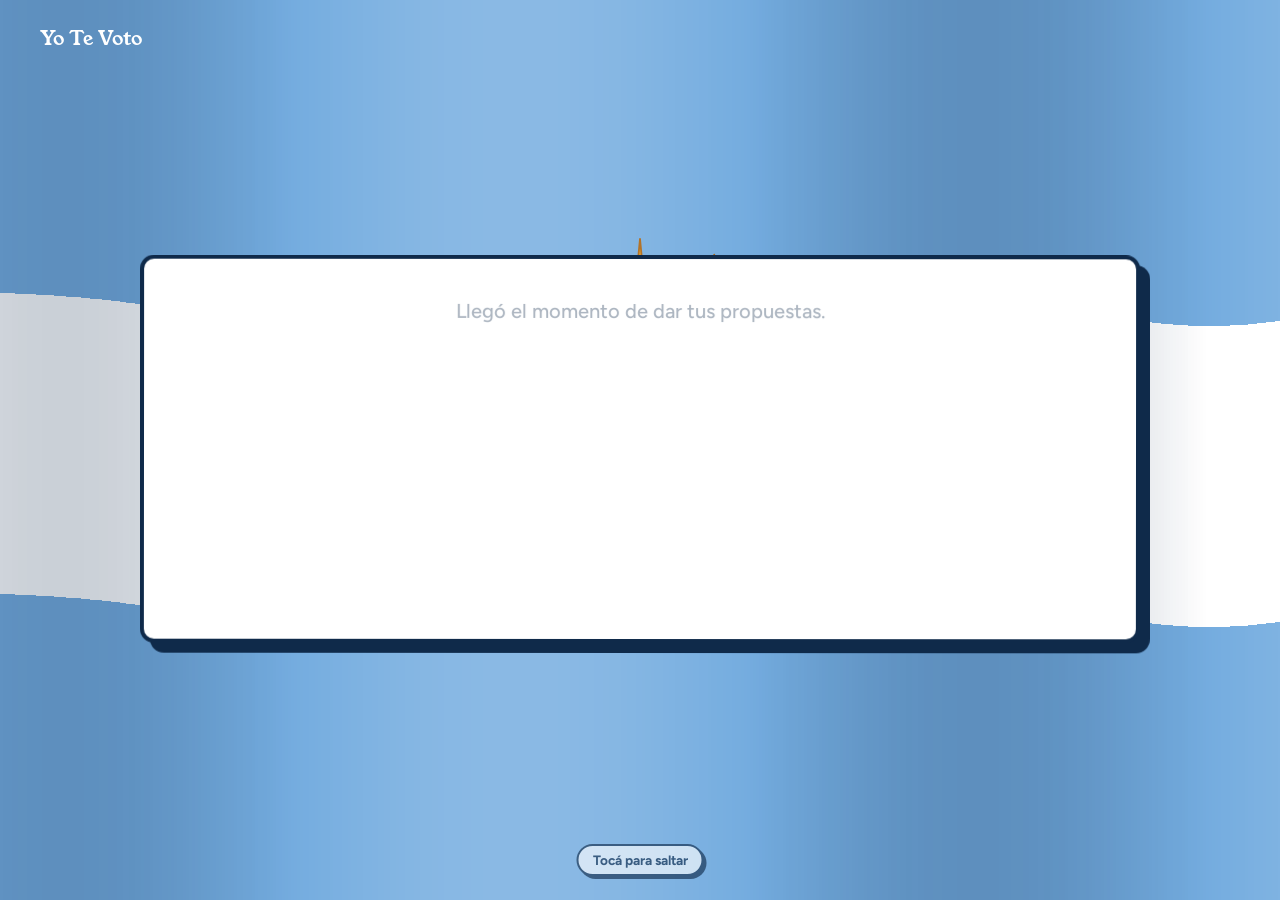
<file: index.html>
<!doctype html>
<html lang="es-AR">
  <head>
    <meta charset="utf-8" />
    <meta name="viewport" content="width=device-width, initial-scale=1" />
    <title>Cuarto de Propuestas | Yo Te Voto</title>
    <meta name="description" content="Escribí qué harías como presidente de Argentina y votá. La propuesta más votada de la semana gana el cargo. Participá gratis." />
    <meta name="robots" content="index,follow,max-image-preview:large,max-snippet:-1" />
    <link rel="canonical" href="https://yotevoto.com.ar/" />
    <meta name="application-name" content="Yo Te Voto" />
    <meta name="google-adsense-account" content="ca-pub-2066576602777227" />
    <meta property="og:type" content="website" />
    <meta property="og:site_name" content="Yo Te Voto" />
    <meta property="og:locale" content="es_AR" />
    <meta property="og:title" content="Cuarto de Propuestas | Yo Te Voto" />
    <meta property="og:description" content="Escribí qué harías como presidente de Argentina y votá. La propuesta más votada de la semana gana el cargo. Participá gratis." />
    <meta property="og:url" content="https://yotevoto.com.ar/" />
    <meta property="og:image" content="https://yotevoto.com.ar/assets/img/brand/og-default.png" />
    <meta property="og:image:type" content="image/png" />
    <meta property="og:image:width" content="1200" />
    <meta property="og:image:height" content="630" />
    <meta property="og:image:alt" content="Yo Te Voto: un pájaro que deposita su voto en una urna" />
    <meta name="twitter:card" content="summary_large_image" />
    <meta name="twitter:title" content="Cuarto de Propuestas | Yo Te Voto" />
    <meta name="twitter:description" content="Escribí qué harías como presidente de Argentina y votá. La propuesta más votada de la semana gana el cargo. Participá gratis." />
    <meta name="twitter:image" content="https://yotevoto.com.ar/assets/img/brand/og-default.png" />
    <link rel="icon" href="/favicon.ico" sizes="48x48" />
    <link rel="icon" type="image/png" sizes="32x32" href="/assets/img/brand/favicon-32.png" />
    <link rel="icon" type="image/png" sizes="16x16" href="/assets/img/brand/favicon-16.png" />
    <link rel="apple-touch-icon" href="/assets/img/brand/apple-touch-icon.png" />
    <link rel="manifest" href="/site.webmanifest" />
    <meta name="theme-color" content="#74acdf" />
    <script type="application/ld+json">
      {
        "@context": "https://schema.org",
        "@graph": [
          {
            "@type": "Organization",
            "@id": "https://yotevoto.com.ar/#organizacion",
            "name": "Yo Te Voto",
            "url": "https://yotevoto.com.ar/",
            "logo": {
              "@type": "ImageObject",
              "url": "https://yotevoto.com.ar/assets/img/brand/logo.png",
              "width": 1024,
              "height": 1024
            },
            "email": "contacto@yotevoto.com.ar",
            "sameAs": [
              "https://x.com/Yotevotoarg"
            ]
          },
          {
            "@type": "WebSite",
            "@id": "https://yotevoto.com.ar/#sitio",
            "url": "https://yotevoto.com.ar/",
            "name": "Yo Te Voto",
            "inLanguage": "es-AR",
            "publisher": {
              "@id": "https://yotevoto.com.ar/#organizacion"
            }
          },
          {
            "@type": "WebPage",
            "@id": "https://yotevoto.com.ar/#pagina",
            "url": "https://yotevoto.com.ar/",
            "name": "Cuarto de Propuestas | Yo Te Voto",
            "description": "Escribí qué harías como presidente de Argentina y votá. La propuesta más votada de la semana gana el cargo. Participá gratis.",
            "inLanguage": "es-AR",
            "isPartOf": {
              "@id": "https://yotevoto.com.ar/#sitio"
            }
          }
        ]
      }
    </script>
    <link rel="preconnect" href="https://fonts.googleapis.com" />
    <link rel="preconnect" href="https://fonts.gstatic.com" crossorigin />
    <link
      href="https://fonts.googleapis.com/css2?family=Young+Serif&family=Figtree:wght@400;500;700&display=swap"
      rel="stylesheet"
    />
    <link rel="preconnect" href="https://cdnjs.cloudflare.com" crossorigin />
    <link rel="stylesheet" href="/assets/css/home.css?v=20261029-13" />
    <link rel="stylesheet" href="/assets/css/pie-min.css?v=20261029-13" />
    <link rel="stylesheet" href="/assets/css/consent.css?v=20261029-13" />
    <link rel="stylesheet" href="/assets/css/tour.css?v=20261029-13" />
    <link rel="stylesheet" href="/assets/css/ads.css?v=20261029-13" />
    <script type="speculationrules">
      { "prerender": [{ "where": { "href_matches": "/*" }, "eagerness": "moderate" }] }
    </script>
    <noscript><link rel="stylesheet" href="/assets/css/sin-js.css?v=20261029-13" /></noscript>
  </head>
  <body>
    <header class="nav">
      <a class="marca" href="/">Yo Te Voto</a>
      <a class="btn-muro" href="/muro/">Ir al muro</a>
    </header>

    <section class="intro" id="intro" aria-label="Bienvenida">
      <canvas class="bandera" id="bandera" aria-hidden="true"></canvas>
      <div class="intro-texto">
        <p class="intro-previa" id="previa">
          Llegó el momento de dar tus propuestas.
        </p>
        <p class="intro-titulo" id="titulo">
          Bienvenido al cargo de Presidente de la Nación.
        </p>
      </div>
      <div class="intro-saltar" id="saltar">Tocá para saltar</div>
    </section>

    <main class="pagina" id="pagina">
      <form class="formulario" id="form" novalidate>
        <h1>Ahora el cargo es tuyo</h1>
        <p class="bajada">
          Escribí qué harías como presidente. La propuesta más votada de la
          semana gana el cargo.
        </p>

        <div class="campo" id="campo-nombre">
          <label for="nombre">Nombre</label>
          <input
            id="nombre"
            name="nombre"
            type="text"
            maxlength="40"
            placeholder="Cómo te llamás"
            autocomplete="nickname"
          />
        </div>

        <div class="campo" id="campo-propuestas">
          <label for="propuestas"
            >Yo Te Voto
            <span class="ayuda" id="contador">0 / 500</span></label
          >
          <div class="editor">
            <div
              class="barra"
              id="barra"
              role="toolbar"
              aria-label="Formato del texto"
            >
              <svg class="sello" viewBox="0 0 100 100" aria-hidden="true">
                <defs>
                  <radialGradient id="solGrad" cx="40%" cy="35%" r="70%">
                    <stop offset="0" stop-color="#FBD04F" />
                    <stop offset="1" stop-color="#E39A14" />
                  </radialGradient>
                </defs>
                <path
                  d="M73.1 52.3L97.2 50.0L73.1 47.7ZM72.2 57.0L73.4 58.1L74.7 58.8L76.2 58.8L77.7 58.1L79.4 57.2L81.0 56.3L82.5 56.1L83.9 56.5L85.1 57.6L86.3 58.7L87.6 59.6L89.0 59.8L90.6 59.4L92.2 58.4L92.2 58.4L90.7 58.9L89.2 59.1L87.8 58.5L86.6 57.3L85.5 55.7L84.3 54.3L83.0 53.5L81.6 53.4L80.0 53.9L78.5 54.5L76.9 54.8L75.6 54.5L74.3 53.5L73.2 52.0ZM70.5 61.0L93.7 68.1L72.2 56.7ZM67.8 65.0L68.5 66.5L69.4 67.6L70.8 68.1L72.5 68.1L74.4 67.9L76.2 67.7L77.7 68.1L78.8 69.0L79.6 70.4L80.2 72.0L81.1 73.3L82.3 74.0L83.9 74.2L85.8 74.0L85.8 73.9L84.2 73.8L82.7 73.4L81.7 72.3L81.1 70.7L80.6 68.9L80.0 67.1L79.2 65.9L77.9 65.3L76.3 65.1L74.6 65.1L73.0 64.8L71.9 63.9L71.1 62.5L70.6 60.7ZM64.7 68.0L83.4 83.4L68.0 64.7ZM60.7 70.6L60.8 72.3L61.2 73.7L62.3 74.7L63.9 75.4L65.7 75.8L67.4 76.4L68.7 77.3L69.3 78.6L69.5 80.2L69.5 81.9L69.8 83.4L70.6 84.6L72.1 85.3L73.9 85.8L74.0 85.8L72.4 85.1L71.3 84.1L70.8 82.8L70.8 81.0L71.1 79.1L71.2 77.3L70.9 75.8L69.9 74.8L68.5 74.0L66.9 73.3L65.6 72.5L64.9 71.3L64.7 69.7L65.0 67.8ZM56.7 72.2L68.1 93.7L61.0 70.5ZM52.0 73.2L51.4 74.7L51.3 76.2L51.9 77.5L53.1 78.7L54.6 79.9L56.0 81.1L56.8 82.4L56.9 83.8L56.5 85.3L55.8 86.9L55.5 88.4L55.8 89.8L56.9 91.1L58.4 92.2L58.4 92.2L57.3 91.0L56.6 89.7L56.7 88.2L57.3 86.6L58.3 85.0L59.1 83.4L59.4 81.9L58.9 80.5L57.9 79.2L56.7 78.0L55.8 76.7L55.6 75.3L56.1 73.8L57.0 72.2ZM47.7 73.1L50.0 97.2L52.3 73.1ZM43.0 72.2L41.9 73.4L41.2 74.7L41.2 76.2L41.9 77.7L42.8 79.4L43.7 81.0L43.9 82.5L43.5 83.9L42.4 85.1L41.3 86.3L40.4 87.6L40.2 89.0L40.6 90.6L41.6 92.2L41.6 92.2L41.1 90.7L40.9 89.2L41.5 87.8L42.7 86.6L44.3 85.5L45.7 84.3L46.5 83.0L46.6 81.6L46.1 80.0L45.5 78.5L45.2 76.9L45.5 75.6L46.5 74.3L48.0 73.2ZM39.0 70.5L31.9 93.7L43.3 72.2ZM35.0 67.8L33.5 68.5L32.4 69.4L31.9 70.8L31.9 72.5L32.1 74.4L32.3 76.2L31.9 77.7L31.0 78.8L29.6 79.6L28.0 80.2L26.7 81.1L26.0 82.3L25.8 83.9L26.0 85.8L26.1 85.8L26.2 84.2L26.6 82.7L27.7 81.7L29.3 81.1L31.1 80.6L32.9 80.0L34.1 79.2L34.7 77.9L34.9 76.3L34.9 74.6L35.2 73.0L36.1 71.9L37.5 71.1L39.3 70.6ZM32.0 64.7L16.6 83.4L35.3 68.0ZM29.4 60.7L27.7 60.8L26.3 61.2L25.3 62.3L24.6 63.9L24.2 65.7L23.6 67.4L22.7 68.7L21.4 69.3L19.8 69.5L18.1 69.5L16.6 69.8L15.4 70.6L14.7 72.1L14.2 73.9L14.2 74.0L14.9 72.4L15.9 71.3L17.2 70.8L19.0 70.8L20.9 71.1L22.7 71.2L24.2 70.9L25.2 69.9L26.0 68.5L26.7 66.9L27.5 65.6L28.7 64.9L30.3 64.7L32.2 65.0ZM27.8 56.7L6.3 68.1L29.5 61.0ZM26.8 52.0L25.3 51.4L23.8 51.3L22.5 51.9L21.3 53.1L20.1 54.6L18.9 56.0L17.6 56.8L16.2 56.9L14.7 56.5L13.1 55.8L11.6 55.5L10.2 55.8L8.9 56.9L7.8 58.4L7.8 58.4L9.0 57.3L10.3 56.6L11.8 56.7L13.4 57.3L15.0 58.3L16.6 59.1L18.1 59.4L19.5 58.9L20.8 57.9L22.0 56.7L23.3 55.8L24.7 55.6L26.2 56.1L27.8 57.0ZM26.9 47.7L2.8 50.0L26.9 52.3ZM27.8 43.0L26.6 41.9L25.3 41.2L23.8 41.2L22.3 41.9L20.6 42.8L19.0 43.7L17.5 43.9L16.1 43.5L14.9 42.4L13.7 41.3L12.4 40.4L11.0 40.2L9.4 40.6L7.8 41.6L7.8 41.6L9.3 41.1L10.8 40.9L12.2 41.5L13.4 42.7L14.5 44.3L15.7 45.7L17.0 46.5L18.4 46.6L20.0 46.1L21.5 45.5L23.1 45.2L24.4 45.5L25.7 46.5L26.8 48.0ZM29.5 39.0L6.3 31.9L27.8 43.3ZM32.2 35.0L31.5 33.5L30.6 32.4L29.2 31.9L27.5 31.9L25.6 32.1L23.8 32.3L22.3 31.9L21.2 31.0L20.4 29.6L19.8 28.0L18.9 26.7L17.7 26.0L16.1 25.8L14.2 26.0L14.2 26.1L15.8 26.2L17.3 26.6L18.3 27.7L18.9 29.3L19.4 31.1L20.0 32.9L20.8 34.1L22.1 34.7L23.7 34.9L25.4 34.9L27.0 35.2L28.1 36.1L28.9 37.5L29.4 39.3ZM35.3 32.0L16.6 16.6L32.0 35.3ZM39.3 29.4L39.2 27.7L38.8 26.3L37.7 25.3L36.1 24.6L34.3 24.2L32.6 23.6L31.3 22.7L30.7 21.4L30.5 19.8L30.5 18.1L30.2 16.6L29.4 15.4L27.9 14.7L26.1 14.2L26.0 14.2L27.6 14.9L28.7 15.9L29.2 17.2L29.2 19.0L28.9 20.9L28.8 22.7L29.1 24.2L30.1 25.2L31.5 26.0L33.1 26.7L34.4 27.5L35.1 28.7L35.3 30.3L35.0 32.2ZM43.3 27.8L31.9 6.3L39.0 29.5ZM48.0 26.8L48.6 25.3L48.7 23.8L48.1 22.5L46.9 21.3L45.4 20.1L44.0 18.9L43.2 17.6L43.1 16.2L43.5 14.7L44.2 13.1L44.5 11.6L44.2 10.2L43.1 8.9L41.6 7.8L41.6 7.8L42.7 9.0L43.4 10.3L43.3 11.8L42.7 13.4L41.7 15.0L40.9 16.6L40.6 18.1L41.1 19.5L42.1 20.8L43.3 22.0L44.2 23.3L44.4 24.7L43.9 26.2L43.0 27.8ZM52.3 26.9L50.0 2.8L47.7 26.9ZM57.0 27.8L58.1 26.6L58.8 25.3L58.8 23.8L58.1 22.3L57.2 20.6L56.3 19.0L56.1 17.5L56.5 16.1L57.6 14.9L58.7 13.7L59.6 12.4L59.8 11.0L59.4 9.4L58.4 7.8L58.4 7.8L58.9 9.3L59.1 10.8L58.5 12.2L57.3 13.4L55.7 14.5L54.3 15.7L53.5 17.0L53.4 18.4L53.9 20.0L54.5 21.5L54.8 23.1L54.5 24.4L53.5 25.7L52.0 26.8ZM61.0 29.5L68.1 6.3L56.7 27.8ZM65.0 32.2L66.5 31.5L67.6 30.6L68.1 29.2L68.1 27.5L67.9 25.6L67.7 23.8L68.1 22.3L69.0 21.2L70.4 20.4L72.0 19.8L73.3 18.9L74.0 17.7L74.2 16.1L74.0 14.2L73.9 14.2L73.8 15.8L73.4 17.3L72.3 18.3L70.7 18.9L68.9 19.4L67.1 20.0L65.9 20.8L65.3 22.1L65.1 23.7L65.1 25.4L64.8 27.0L63.9 28.1L62.5 28.9L60.7 29.4ZM68.0 35.3L83.4 16.6L64.7 32.0ZM70.6 39.3L72.3 39.2L73.7 38.8L74.7 37.7L75.4 36.1L75.8 34.3L76.4 32.6L77.3 31.3L78.6 30.7L80.2 30.5L81.9 30.5L83.4 30.2L84.6 29.4L85.3 27.9L85.8 26.1L85.8 26.0L85.1 27.6L84.1 28.7L82.8 29.2L81.0 29.2L79.1 28.9L77.3 28.8L75.8 29.1L74.8 30.1L74.0 31.5L73.3 33.1L72.5 34.4L71.3 35.1L69.7 35.3L67.8 35.0ZM72.2 43.3L93.7 31.9L70.5 39.0ZM73.2 48.0L74.7 48.6L76.2 48.7L77.5 48.1L78.7 46.9L79.9 45.4L81.1 44.0L82.4 43.2L83.8 43.1L85.3 43.5L86.9 44.2L88.4 44.5L89.8 44.2L91.1 43.1L92.2 41.6L92.2 41.6L91.0 42.7L89.7 43.4L88.2 43.3L86.6 42.7L85.0 41.7L83.4 40.9L81.9 40.6L80.5 41.1L79.2 42.1L78.0 43.3L76.7 44.2L75.3 44.4L73.8 43.9L72.2 43.0Z"
                  fill="#F0A81C"
                  stroke="#A8620F"
                  stroke-width="1.6"
                  stroke-linejoin="round"
                />
                <circle
                  cx="50"
                  cy="50"
                  r="21"
                  fill="url(#solGrad)"
                  stroke="#A8620F"
                  stroke-width="2.4"
                />
                <g
                  fill="#7A4310"
                  stroke="#A8620F"
                  stroke-width="1.8"
                  stroke-linecap="round"
                  stroke-linejoin="round"
                >
                  <ellipse cx="43" cy="48.3" rx="2.2" ry="1.2" stroke="none" />
                  <ellipse cx="57" cy="48.3" rx="2.2" ry="1.2" stroke="none" />
                  <path
                    d="M39 45.8Q43 43.7 47.3 45.4M61 45.8Q57 43.7 52.7 45.4"
                    fill="none"
                  />
                  <path d="M50 46.6L49 53.8L51.6 54.2" fill="none" />
                  <path d="M45.5 60.5Q50 60.2 54.5 60.5" fill="none" />
                </g>
              </svg>
              <button
                type="button"
                class="fmt"
                data-accion="negrita"
                title="Negrita (Ctrl+B)"
                aria-label="Negrita"
              >
                <span class="g-b">B</span>
              </button>
              <button
                type="button"
                class="fmt"
                data-accion="cursiva"
                title="Cursiva (Ctrl+I)"
                aria-label="Cursiva"
              >
                <span class="g-i">I</span>
              </button>
              <button
                type="button"
                class="fmt"
                data-accion="subrayado"
                title="Subrayado (Ctrl+U)"
                aria-label="Subrayado"
              >
                <span class="g-u">U</span>
              </button>
              <button
                type="button"
                class="fmt"
                data-accion="vinetas"
                title="Lista con viñetas"
                aria-label="Lista con viñetas"
              >
                <span class="g-v">•</span>
              </button>
              <button
                type="button"
                class="fmt"
                data-accion="articulos"
                title="Lista por artículos: Art. 1°, Art. 2°…"
                aria-label="Lista por artículos"
              >
                <span class="g-a">Art.</span>
              </button>
              <button
                type="button"
                class="fmt ver"
                id="modo"
                aria-pressed="false"
                aria-controls="propuestas vista"
              >
                Vista previa
              </button>
            </div>
            <textarea
              id="propuestas"
              name="propuestas"
              maxlength="500"
              placeholder="Mi primer decreto sería…"
            ></textarea>
            <div class="vista" id="vista" hidden></div>
          </div>
        </div>

        <button class="btn-publicar" id="publicar" type="submit">
          Publicar
        </button>
      </form>
      <div class="ad-col ad-col--izq ad-col--home"><aside class="ad-slot ad-rail" data-ad="lateral-izq" aria-label="Publicidad" hidden></aside></div>
      <div class="ad-col ad-col--der ad-col--home"><aside class="ad-slot ad-rail" data-ad="lateral-der" aria-label="Publicidad" hidden></aside></div>
    </main>


    <footer class="pie-min">
      <span>© 2026 Yo Te Voto. Hecho en Argentina.</span>
      <nav aria-label="Información"><a href="/como-funciona/">Cómo funciona</a><a href="/reglas/">Reglas</a><a href="mailto:contacto@yotevoto.com.ar">Contacto</a></nav>
      <nav aria-label="Legales"><a href="/terminos/">Términos</a><a href="/privacidad/">Política de privacidad</a><a href="/cookies/">Cookies</a><a href="/legales/">Legales</a></nav>
    </footer>

    <div class="toasts" id="toasts" aria-live="polite"></div>

    <script
      defer
      src="https://cdnjs.cloudflare.com/ajax/libs/gsap/3.12.5/gsap.min.js"
      integrity="sha384-g4NTh/Iv5PPU4xPyhEWqPcwtNXOvdaDI8LLnyYfyNZOjKJeYQyjzQ9X5275eBjpt"
      crossorigin="anonymous"
    ></script>
    <script defer src="/assets/js/config.js?v=20261029-13"></script>
    <script defer src="/assets/js/api.js?v=20261029-13"></script>
    <script defer src="/assets/js/bandera.js?v=20261029-13"></script>
    <script defer src="/assets/js/tour.js?v=20261029-13"></script>
    <script defer src="/assets/js/home.js?v=20261029-13"></script>
    <script defer src="/assets/js/consent.js?v=20261029-13"></script>
    <script defer src="/assets/js/ads.js?v=20261029-13"></script>
  </body>
</html>
</file>
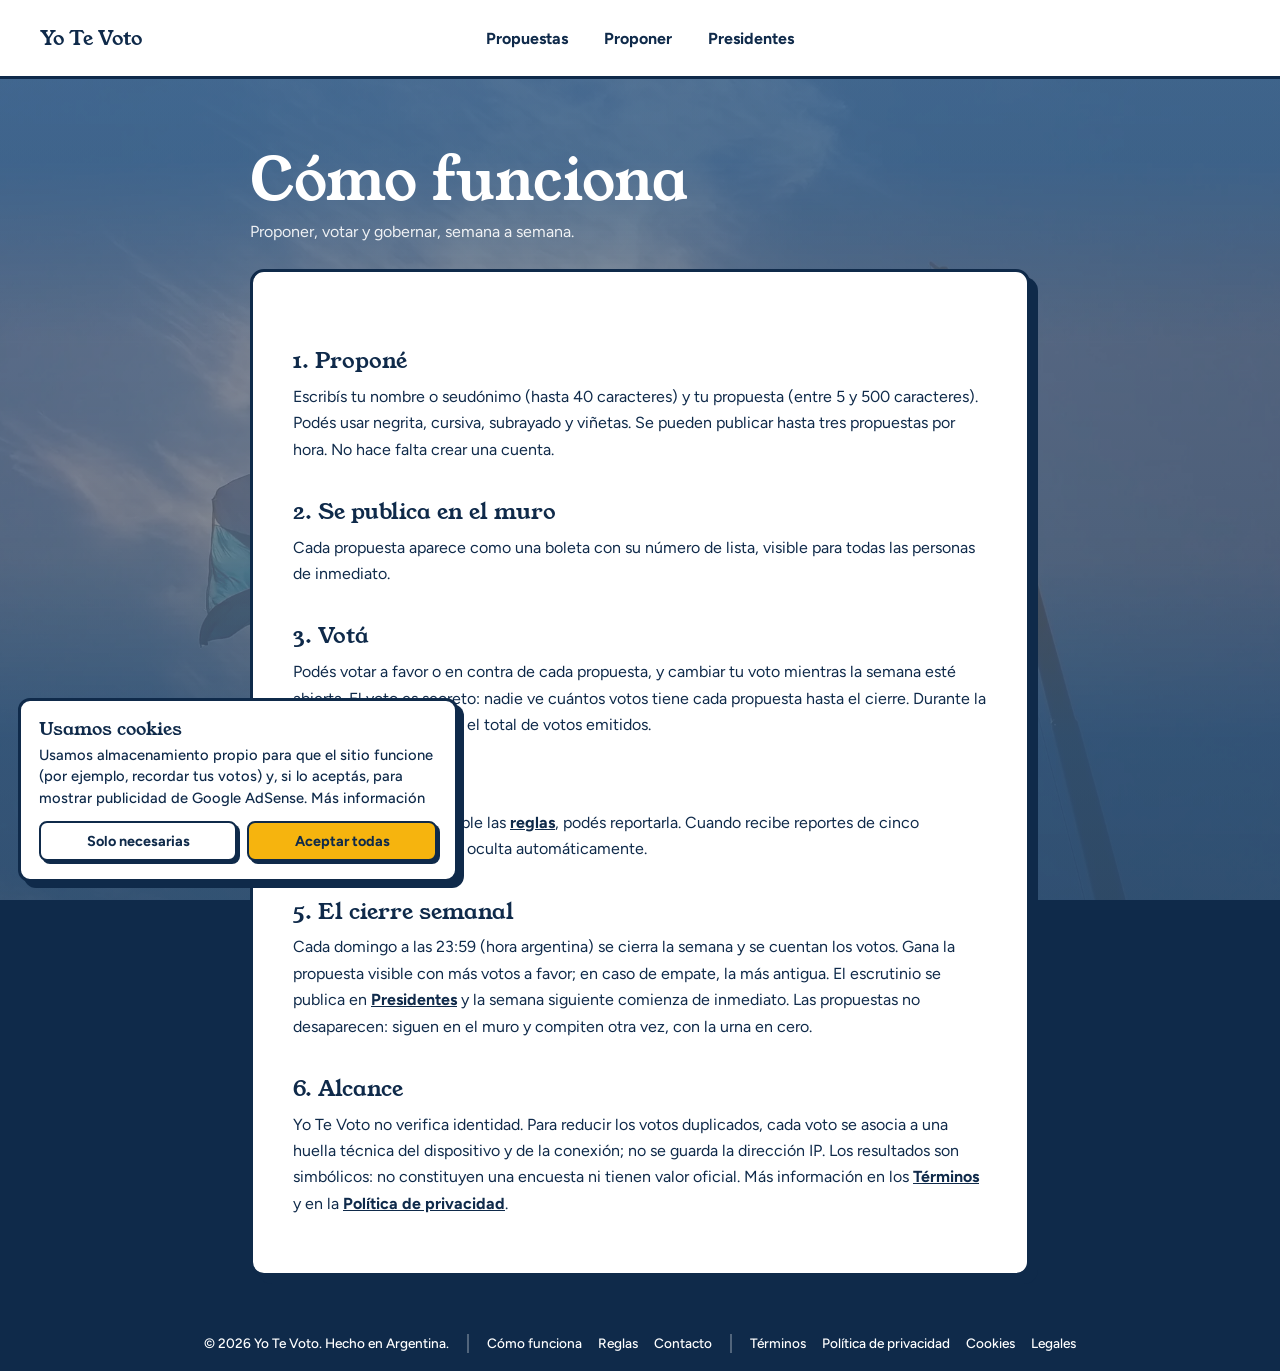
<file: como-funciona/index.html>
<!doctype html>
<html lang="es-AR">
  <head>
    <meta charset="utf-8" />
    <meta name="viewport" content="width=device-width, initial-scale=1" />
    <title>Cómo funciona | Yo Te Voto</title>
    <meta name="description" content="Descubrí cómo funciona Yo Te Voto: publicá tu propuesta, votá las de otros y conocé a la presidencia de la semana." />
    <meta name="robots" content="index,follow,max-image-preview:large,max-snippet:-1" />
    <link rel="canonical" href="https://yotevoto.com.ar/como-funciona/" />
    <meta name="application-name" content="Yo Te Voto" />
    <meta name="google-adsense-account" content="ca-pub-2066576602777227" />
    <meta property="og:type" content="website" />
    <meta property="og:site_name" content="Yo Te Voto" />
    <meta property="og:locale" content="es_AR" />
    <meta property="og:title" content="Cómo funciona | Yo Te Voto" />
    <meta property="og:description" content="Descubrí cómo funciona Yo Te Voto: publicá tu propuesta, votá las de otros y conocé a la presidencia de la semana." />
    <meta property="og:url" content="https://yotevoto.com.ar/como-funciona/" />
    <meta property="og:image" content="https://yotevoto.com.ar/assets/img/brand/og-default.png" />
    <meta property="og:image:type" content="image/png" />
    <meta property="og:image:width" content="1200" />
    <meta property="og:image:height" content="630" />
    <meta property="og:image:alt" content="Yo Te Voto: un pájaro que deposita su voto en una urna" />
    <meta name="twitter:card" content="summary_large_image" />
    <meta name="twitter:title" content="Cómo funciona | Yo Te Voto" />
    <meta name="twitter:description" content="Descubrí cómo funciona Yo Te Voto: publicá tu propuesta, votá las de otros y conocé a la presidencia de la semana." />
    <meta name="twitter:image" content="https://yotevoto.com.ar/assets/img/brand/og-default.png" />
    <link rel="icon" href="/favicon.ico" sizes="48x48" />
    <link rel="icon" type="image/png" sizes="32x32" href="/assets/img/brand/favicon-32.png" />
    <link rel="icon" type="image/png" sizes="16x16" href="/assets/img/brand/favicon-16.png" />
    <link rel="apple-touch-icon" href="/assets/img/brand/apple-touch-icon.png" />
    <link rel="manifest" href="/site.webmanifest" />
    <meta name="theme-color" content="#74acdf" />
    <script type="application/ld+json">
      {
        "@context": "https://schema.org",
        "@graph": [
          {
            "@type": "Organization",
            "@id": "https://yotevoto.com.ar/#organizacion",
            "name": "Yo Te Voto",
            "url": "https://yotevoto.com.ar/",
            "logo": {
              "@type": "ImageObject",
              "url": "https://yotevoto.com.ar/assets/img/brand/logo.png",
              "width": 1024,
              "height": 1024
            },
            "email": "contacto@yotevoto.com.ar",
            "sameAs": [
              "https://x.com/Yotevotoarg"
            ]
          },
          {
            "@type": "WebSite",
            "@id": "https://yotevoto.com.ar/#sitio",
            "url": "https://yotevoto.com.ar/",
            "name": "Yo Te Voto",
            "inLanguage": "es-AR",
            "publisher": {
              "@id": "https://yotevoto.com.ar/#organizacion"
            }
          },
          {
            "@type": "AboutPage",
            "@id": "https://yotevoto.com.ar/como-funciona/#pagina",
            "url": "https://yotevoto.com.ar/como-funciona/",
            "name": "Cómo funciona | Yo Te Voto",
            "description": "Descubrí cómo funciona Yo Te Voto: publicá tu propuesta, votá las de otros y conocé a la presidencia de la semana.",
            "inLanguage": "es-AR",
            "isPartOf": {
              "@id": "https://yotevoto.com.ar/#sitio"
            },
            "breadcrumb": {
              "@id": "https://yotevoto.com.ar/como-funciona/#migas"
            }
          },
          {
            "@type": "BreadcrumbList",
            "@id": "https://yotevoto.com.ar/como-funciona/#migas",
            "itemListElement": [
              {
                "@type": "ListItem",
                "position": 1,
                "name": "Inicio",
                "item": "https://yotevoto.com.ar/"
              },
              {
                "@type": "ListItem",
                "position": 2,
                "name": "Cómo funciona",
                "item": "https://yotevoto.com.ar/como-funciona/"
              }
            ]
          }
        ]
      }
    </script>
    <link rel="preconnect" href="https://fonts.googleapis.com" />
    <link rel="preconnect" href="https://fonts.gstatic.com" crossorigin />
    <link
      href="https://fonts.googleapis.com/css2?family=Young+Serif&family=Figtree:wght@400;500;700;800&display=swap"
      rel="stylesheet"
    />
    <link rel="stylesheet" href="/assets/css/base.css?v=20261029-13" />
    <link rel="stylesheet" href="/assets/css/legal.css?v=20261029-13" />
    <link rel="stylesheet" href="/assets/css/pie-min.css?v=20261029-13" />
    <link rel="stylesheet" href="/assets/css/consent.css?v=20261029-13" />
    <script type="speculationrules">
      { "prerender": [{ "where": { "href_matches": "/*" }, "eagerness": "moderate" }] }
    </script>
  </head>
  <body class="legal">
    <div class="fondos" id="fondos" aria-hidden="true"></div>

    <header class="nav">
      <a class="marca" href="/muro/">Yo Te Voto</a>
      <nav class="items" aria-label="Principal">
        <a href="/muro/">Propuestas</a>
        <a href="/">Proponer</a>
        <a href="/presidentes/">Presidentes</a>
      </nav>
      <div class="redes"></div>
    </header>

    <main>
      <div class="encabezado">
        <h1>Cómo funciona</h1>
        <p>Proponer, votar y gobernar, semana a semana.</p>
      </div>
      <article class="documento">

        <h2>1. Proponé</h2>
        <p>Escribís tu nombre o seudónimo (hasta 40 caracteres) y tu propuesta (entre 5 y 500 caracteres). Podés usar negrita, cursiva, subrayado y viñetas. Se pueden publicar hasta tres propuestas por hora. No hace falta crear una cuenta.</p>

        <h2>2. Se publica en el muro</h2>
        <p>Cada propuesta aparece como una boleta con su número de lista, visible para todas las personas de inmediato.</p>

        <h2>3. Votá</h2>
        <p>Podés votar a favor o en contra de cada propuesta, y cambiar tu voto mientras la semana esté abierta. El voto es secreto: nadie ve cuántos votos tiene cada propuesta hasta el cierre. Durante la semana solo se muestra el total de votos emitidos.</p>

        <h2>4. Reportá</h2>
        <p>Si una propuesta incumple las <a href="/reglas/">reglas</a>, podés reportarla. Cuando recibe reportes de cinco conexiones distintas, se oculta automáticamente.</p>

        <h2>5. El cierre semanal</h2>
        <p>Cada domingo a las 23:59 (hora argentina) se cierra la semana y se cuentan los votos. Gana la propuesta visible con más votos a favor; en caso de empate, la más antigua. El escrutinio se publica en <a href="/presidentes/">Presidentes</a> y la semana siguiente comienza de inmediato. Las propuestas no desaparecen: siguen en el muro y compiten otra vez, con la urna en cero.</p>

        <h2>6. Alcance</h2>
        <p>Yo Te Voto no verifica identidad. Para reducir los votos duplicados, cada voto se asocia a una huella técnica del dispositivo y de la conexión; no se guarda la dirección IP. Los resultados son simbólicos: no constituyen una encuesta ni tienen valor oficial. Más información en los <a href="/terminos/">Términos</a> y en la <a href="/privacidad/">Política de privacidad</a>.</p>

      </article>
    </main>

    <footer class="pie-min">
      <span>© 2026 Yo Te Voto. Hecho en Argentina.</span>
      <nav aria-label="Información"><a href="/como-funciona/">Cómo funciona</a><a href="/reglas/">Reglas</a><a href="mailto:contacto@yotevoto.com.ar">Contacto</a></nav>
      <nav aria-label="Legales"><a href="/terminos/">Términos</a><a href="/privacidad/">Política de privacidad</a><a href="/cookies/">Cookies</a><a href="/legales/">Legales</a></nav>
    </footer>
    <script defer src="/assets/js/fondos.js?v=20261029-13"></script>
    <script defer src="/assets/js/consent.js?v=20261029-13"></script>
  </body>
</html>
</file>
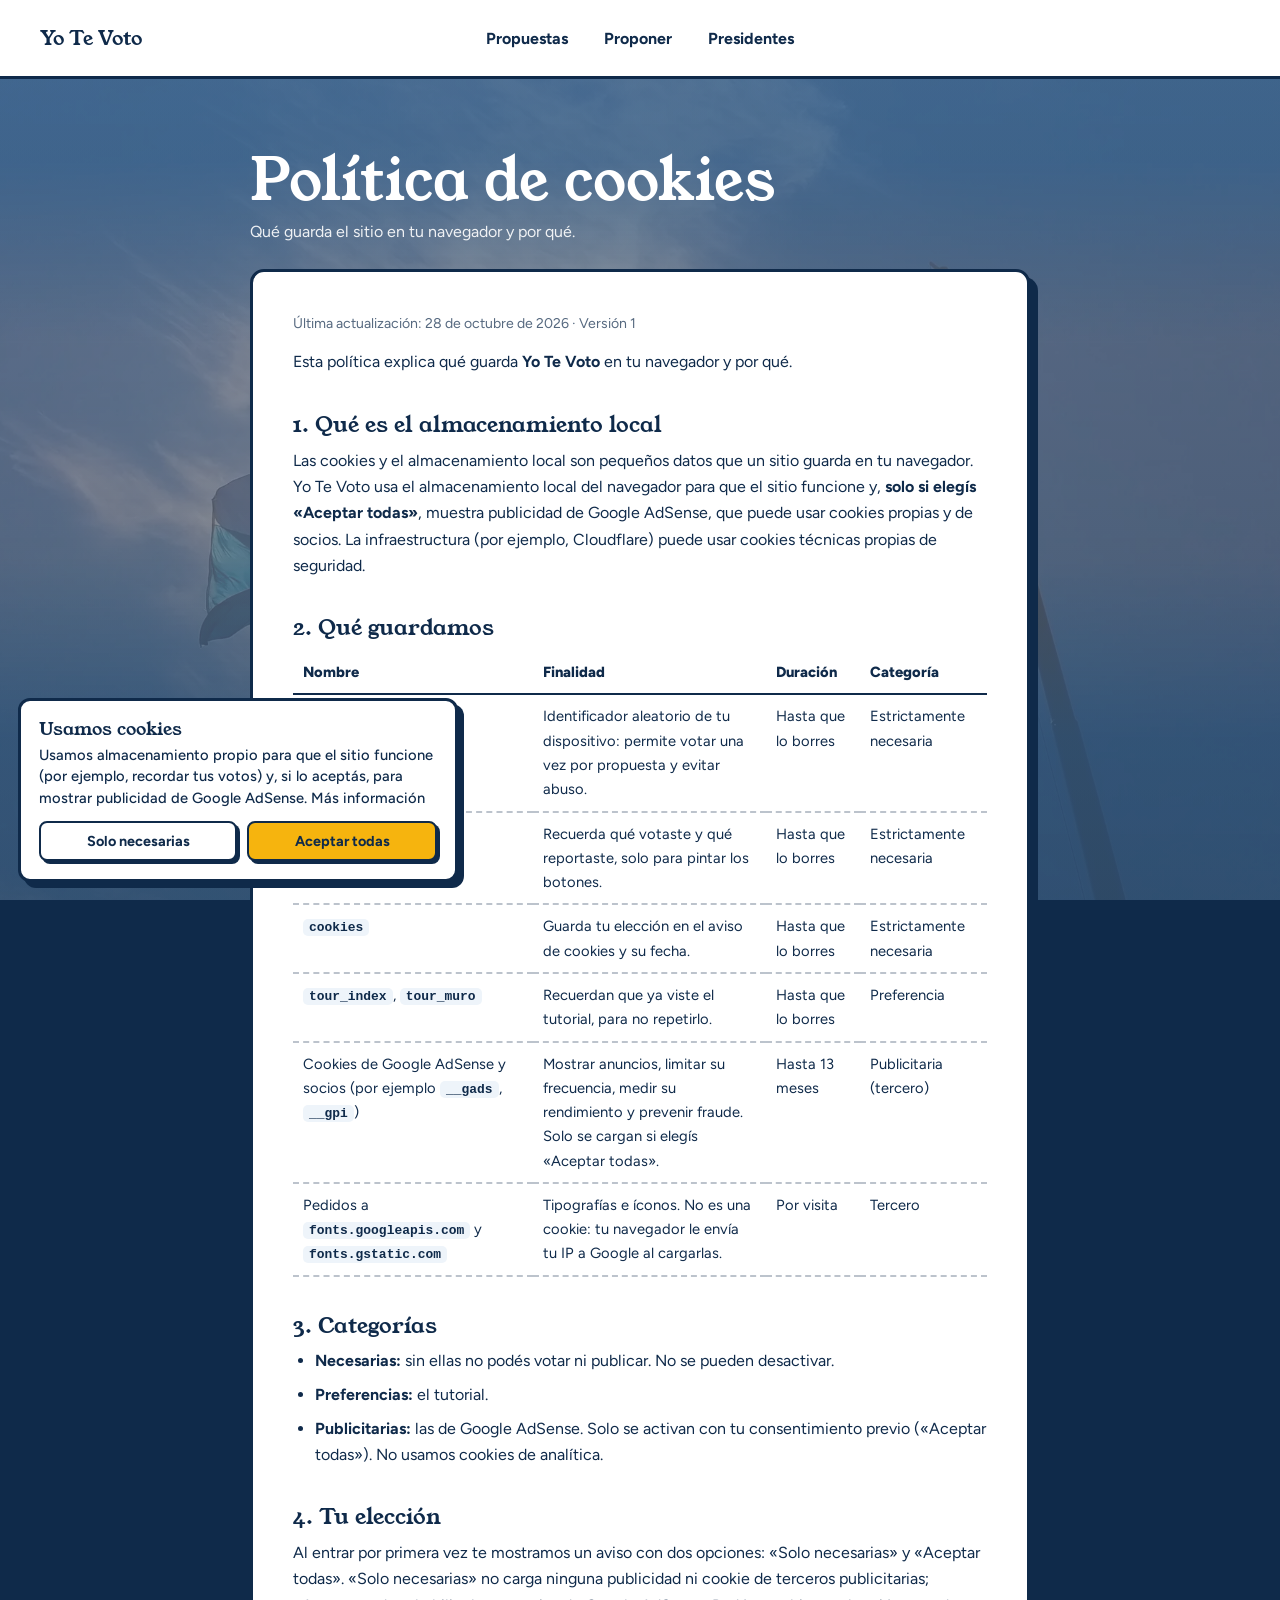
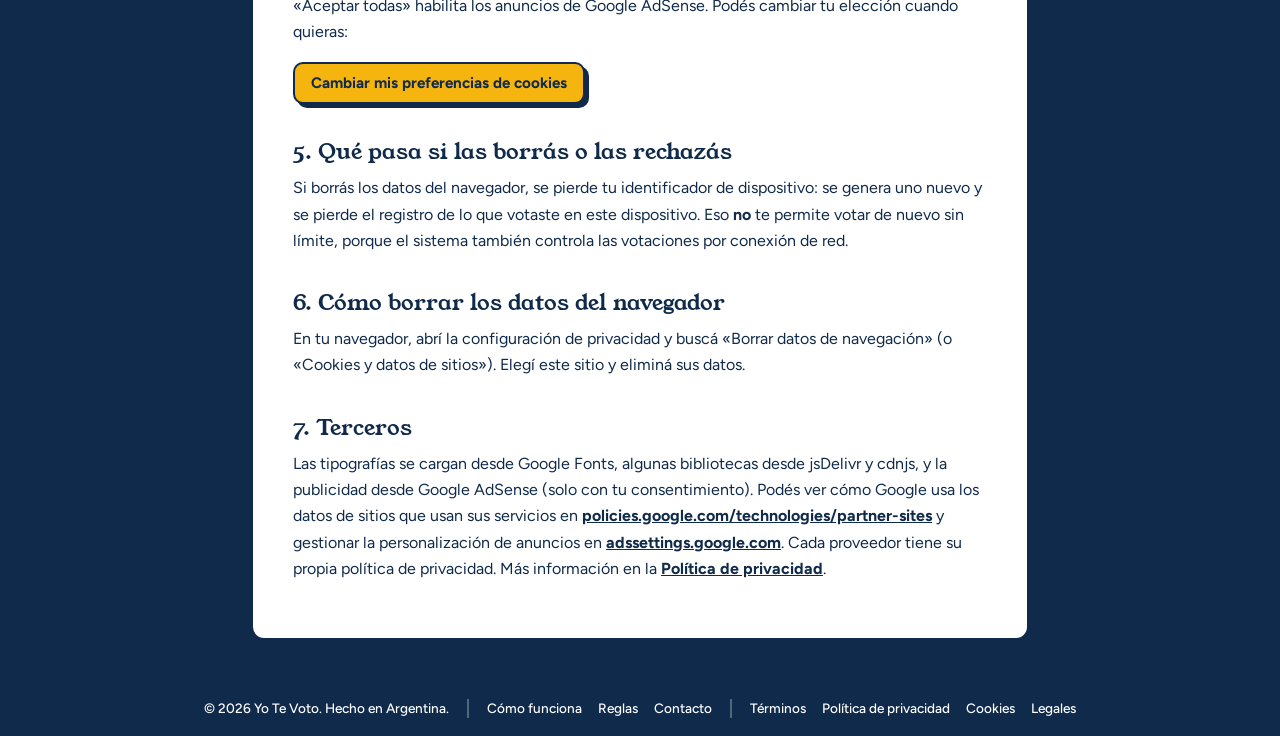
<file: cookies/index.html>
<!doctype html>
<html lang="es-AR">
  <head>
    <meta charset="utf-8" />
    <meta name="viewport" content="width=device-width, initial-scale=1" />
    <title>Política de Cookies | Yo Te Voto</title>
    <meta name="description" content="Política de cookies de Yo Te Voto: qué almacenamiento usamos y cómo podés cambiar tu decisión." />
    <meta name="robots" content="index,follow,max-image-preview:large,max-snippet:-1" />
    <link rel="canonical" href="https://yotevoto.com.ar/cookies/" />
    <meta name="application-name" content="Yo Te Voto" />
    <meta name="google-adsense-account" content="ca-pub-2066576602777227" />
    <meta property="og:type" content="website" />
    <meta property="og:site_name" content="Yo Te Voto" />
    <meta property="og:locale" content="es_AR" />
    <meta property="og:title" content="Política de Cookies | Yo Te Voto" />
    <meta property="og:description" content="Política de cookies de Yo Te Voto: qué almacenamiento usamos y cómo podés cambiar tu decisión." />
    <meta property="og:url" content="https://yotevoto.com.ar/cookies/" />
    <meta property="og:image" content="https://yotevoto.com.ar/assets/img/brand/og-default.png" />
    <meta property="og:image:type" content="image/png" />
    <meta property="og:image:width" content="1200" />
    <meta property="og:image:height" content="630" />
    <meta property="og:image:alt" content="Yo Te Voto: un pájaro que deposita su voto en una urna" />
    <meta name="twitter:card" content="summary_large_image" />
    <meta name="twitter:title" content="Política de Cookies | Yo Te Voto" />
    <meta name="twitter:description" content="Política de cookies de Yo Te Voto: qué almacenamiento usamos y cómo podés cambiar tu decisión." />
    <meta name="twitter:image" content="https://yotevoto.com.ar/assets/img/brand/og-default.png" />
    <link rel="icon" href="/favicon.ico" sizes="48x48" />
    <link rel="icon" type="image/png" sizes="32x32" href="/assets/img/brand/favicon-32.png" />
    <link rel="icon" type="image/png" sizes="16x16" href="/assets/img/brand/favicon-16.png" />
    <link rel="apple-touch-icon" href="/assets/img/brand/apple-touch-icon.png" />
    <link rel="manifest" href="/site.webmanifest" />
    <meta name="theme-color" content="#74acdf" />
    <script type="application/ld+json">
      {
        "@context": "https://schema.org",
        "@graph": [
          {
            "@type": "Organization",
            "@id": "https://yotevoto.com.ar/#organizacion",
            "name": "Yo Te Voto",
            "url": "https://yotevoto.com.ar/",
            "logo": {
              "@type": "ImageObject",
              "url": "https://yotevoto.com.ar/assets/img/brand/logo.png",
              "width": 1024,
              "height": 1024
            },
            "email": "contacto@yotevoto.com.ar",
            "sameAs": [
              "https://x.com/Yotevotoarg"
            ]
          },
          {
            "@type": "WebSite",
            "@id": "https://yotevoto.com.ar/#sitio",
            "url": "https://yotevoto.com.ar/",
            "name": "Yo Te Voto",
            "inLanguage": "es-AR",
            "publisher": {
              "@id": "https://yotevoto.com.ar/#organizacion"
            }
          },
          {
            "@type": "WebPage",
            "@id": "https://yotevoto.com.ar/cookies/#pagina",
            "url": "https://yotevoto.com.ar/cookies/",
            "name": "Política de Cookies | Yo Te Voto",
            "description": "Política de cookies de Yo Te Voto: qué almacenamiento usamos y cómo podés cambiar tu decisión.",
            "inLanguage": "es-AR",
            "isPartOf": {
              "@id": "https://yotevoto.com.ar/#sitio"
            },
            "breadcrumb": {
              "@id": "https://yotevoto.com.ar/cookies/#migas"
            }
          },
          {
            "@type": "BreadcrumbList",
            "@id": "https://yotevoto.com.ar/cookies/#migas",
            "itemListElement": [
              {
                "@type": "ListItem",
                "position": 1,
                "name": "Inicio",
                "item": "https://yotevoto.com.ar/"
              },
              {
                "@type": "ListItem",
                "position": 2,
                "name": "Política de cookies",
                "item": "https://yotevoto.com.ar/cookies/"
              }
            ]
          }
        ]
      }
    </script>
    <link rel="preconnect" href="https://fonts.googleapis.com" />
    <link rel="preconnect" href="https://fonts.gstatic.com" crossorigin />
    <link
      href="https://fonts.googleapis.com/css2?family=Young+Serif&family=Figtree:wght@400;500;700;800&display=swap"
      rel="stylesheet"
    />
    <link rel="stylesheet" href="/assets/css/base.css?v=20261029-13" />
    <link rel="stylesheet" href="/assets/css/legal.css?v=20261029-13" />
    <link rel="stylesheet" href="/assets/css/pie-min.css?v=20261029-13" />
    <link rel="stylesheet" href="/assets/css/consent.css?v=20261029-13" />
    <script type="speculationrules">
      { "prerender": [{ "where": { "href_matches": "/*" }, "eagerness": "moderate" }] }
    </script>
  </head>
  <body class="legal">
    <div class="fondos" id="fondos" aria-hidden="true"></div>

    <header class="nav">
      <a class="marca" href="/muro/">Yo Te Voto</a>
      <nav class="items" aria-label="Principal">
        <a href="/muro/">Propuestas</a>
        <a href="/">Proponer</a>
        <a href="/presidentes/">Presidentes</a>
      </nav>
      <div class="redes"></div>
    </header>

    <main>
      <div class="encabezado">
        <h1>Política de cookies</h1>
        <p>Qué guarda el sitio en tu navegador y por qué.</p>
      </div>
      <article class="documento">
        <p class="meta">Última actualización: 28 de octubre de 2026 · Versión 1</p>

        <p>Esta política explica qué guarda <strong>Yo Te Voto</strong> en tu navegador y por qué.</p>

        <h2>1. Qué es el almacenamiento local</h2>
        <p>Las cookies y el almacenamiento local son pequeños datos que un sitio guarda en tu navegador. Yo Te Voto usa el almacenamiento local del navegador para que el sitio funcione y, <strong>solo si elegís «Aceptar todas»</strong>, muestra publicidad de Google AdSense, que puede usar cookies propias y de socios. La infraestructura (por ejemplo, Cloudflare) puede usar cookies técnicas propias de seguridad.</p>

        <h2>2. Qué guardamos</h2>
        <table>
          <thead><tr><th>Nombre</th><th>Finalidad</th><th>Duración</th><th>Categoría</th></tr></thead>
          <tbody>
            <tr><td><code>device_id</code></td><td>Identificador aleatorio de tu dispositivo: permite votar una vez por propuesta y evitar abuso.</td><td>Hasta que lo borres</td><td>Estrictamente necesaria</td></tr>
            <tr><td><code>mios</code></td><td>Recuerda qué votaste y qué reportaste, solo para pintar los botones.</td><td>Hasta que lo borres</td><td>Estrictamente necesaria</td></tr>
            <tr><td><code>cookies</code></td><td>Guarda tu elección en el aviso de cookies y su fecha.</td><td>Hasta que lo borres</td><td>Estrictamente necesaria</td></tr>
            <tr><td><code>tour_index</code>, <code>tour_muro</code></td><td>Recuerdan que ya viste el tutorial, para no repetirlo.</td><td>Hasta que lo borres</td><td>Preferencia</td></tr>
            <tr><td>Cookies de Google AdSense y socios (por ejemplo <code>__gads</code>, <code>__gpi</code>)</td><td>Mostrar anuncios, limitar su frecuencia, medir su rendimiento y prevenir fraude. Solo se cargan si elegís «Aceptar todas».</td><td>Hasta 13 meses</td><td>Publicitaria (tercero)</td></tr>
            <tr><td>Pedidos a <code>fonts.googleapis.com</code> y <code>fonts.gstatic.com</code></td><td>Tipografías e íconos. No es una cookie: tu navegador le envía tu IP a Google al cargarlas.</td><td>Por visita</td><td>Tercero</td></tr>
          </tbody>
        </table>

        <h2>3. Categorías</h2>
        <ul>
          <li><strong>Necesarias:</strong> sin ellas no podés votar ni publicar. No se pueden desactivar.</li>
          <li><strong>Preferencias:</strong> el tutorial.</li>
          <li><strong>Publicitarias:</strong> las de Google AdSense. Solo se activan con tu consentimiento previo («Aceptar todas»). No usamos cookies de analítica.</li>
        </ul>

        <h2>4. Tu elección</h2>
        <p>Al entrar por primera vez te mostramos un aviso con dos opciones: «Solo necesarias» y «Aceptar todas». «Solo necesarias» no carga ninguna publicidad ni cookie de terceros publicitarias; «Aceptar todas» habilita los anuncios de Google AdSense. Podés cambiar tu elección cuando quieras:</p>
        <p><button type="button" data-cookies-reabrir>Cambiar mis preferencias de cookies</button></p>

        <h2>5. Qué pasa si las borrás o las rechazás</h2>
        <p>Si borrás los datos del navegador, se pierde tu identificador de dispositivo: se genera uno nuevo y se pierde el registro de lo que votaste en este dispositivo. Eso <strong>no</strong> te permite votar de nuevo sin límite, porque el sistema también controla las votaciones por conexión de red.</p>

        <h2>6. Cómo borrar los datos del navegador</h2>
        <p>En tu navegador, abrí la configuración de privacidad y buscá «Borrar datos de navegación» (o «Cookies y datos de sitios»). Elegí este sitio y eliminá sus datos.</p>

        <h2>7. Terceros</h2>
        <p>Las tipografías se cargan desde Google Fonts, algunas bibliotecas desde jsDelivr y cdnjs, y la publicidad desde Google AdSense (solo con tu consentimiento). Podés ver cómo Google usa los datos de sitios que usan sus servicios en <a href="https://policies.google.com/technologies/partner-sites" target="_blank" rel="noopener">policies.google.com/technologies/partner-sites</a> y gestionar la personalización de anuncios en <a href="https://adssettings.google.com" target="_blank" rel="noopener">adssettings.google.com</a>. Cada proveedor tiene su propia política de privacidad. Más información en la <a href="/privacidad/">Política de privacidad</a>.</p>

      </article>
    </main>

    <footer class="pie-min">
      <span>© 2026 Yo Te Voto. Hecho en Argentina.</span>
      <nav aria-label="Información"><a href="/como-funciona/">Cómo funciona</a><a href="/reglas/">Reglas</a><a href="mailto:contacto@yotevoto.com.ar">Contacto</a></nav>
      <nav aria-label="Legales"><a href="/terminos/">Términos</a><a href="/privacidad/">Política de privacidad</a><a href="/cookies/">Cookies</a><a href="/legales/">Legales</a></nav>
    </footer>
    <script defer src="/assets/js/fondos.js?v=20261029-13"></script>
    <script defer src="/assets/js/consent.js?v=20261029-13"></script>
  </body>
</html>
</file>
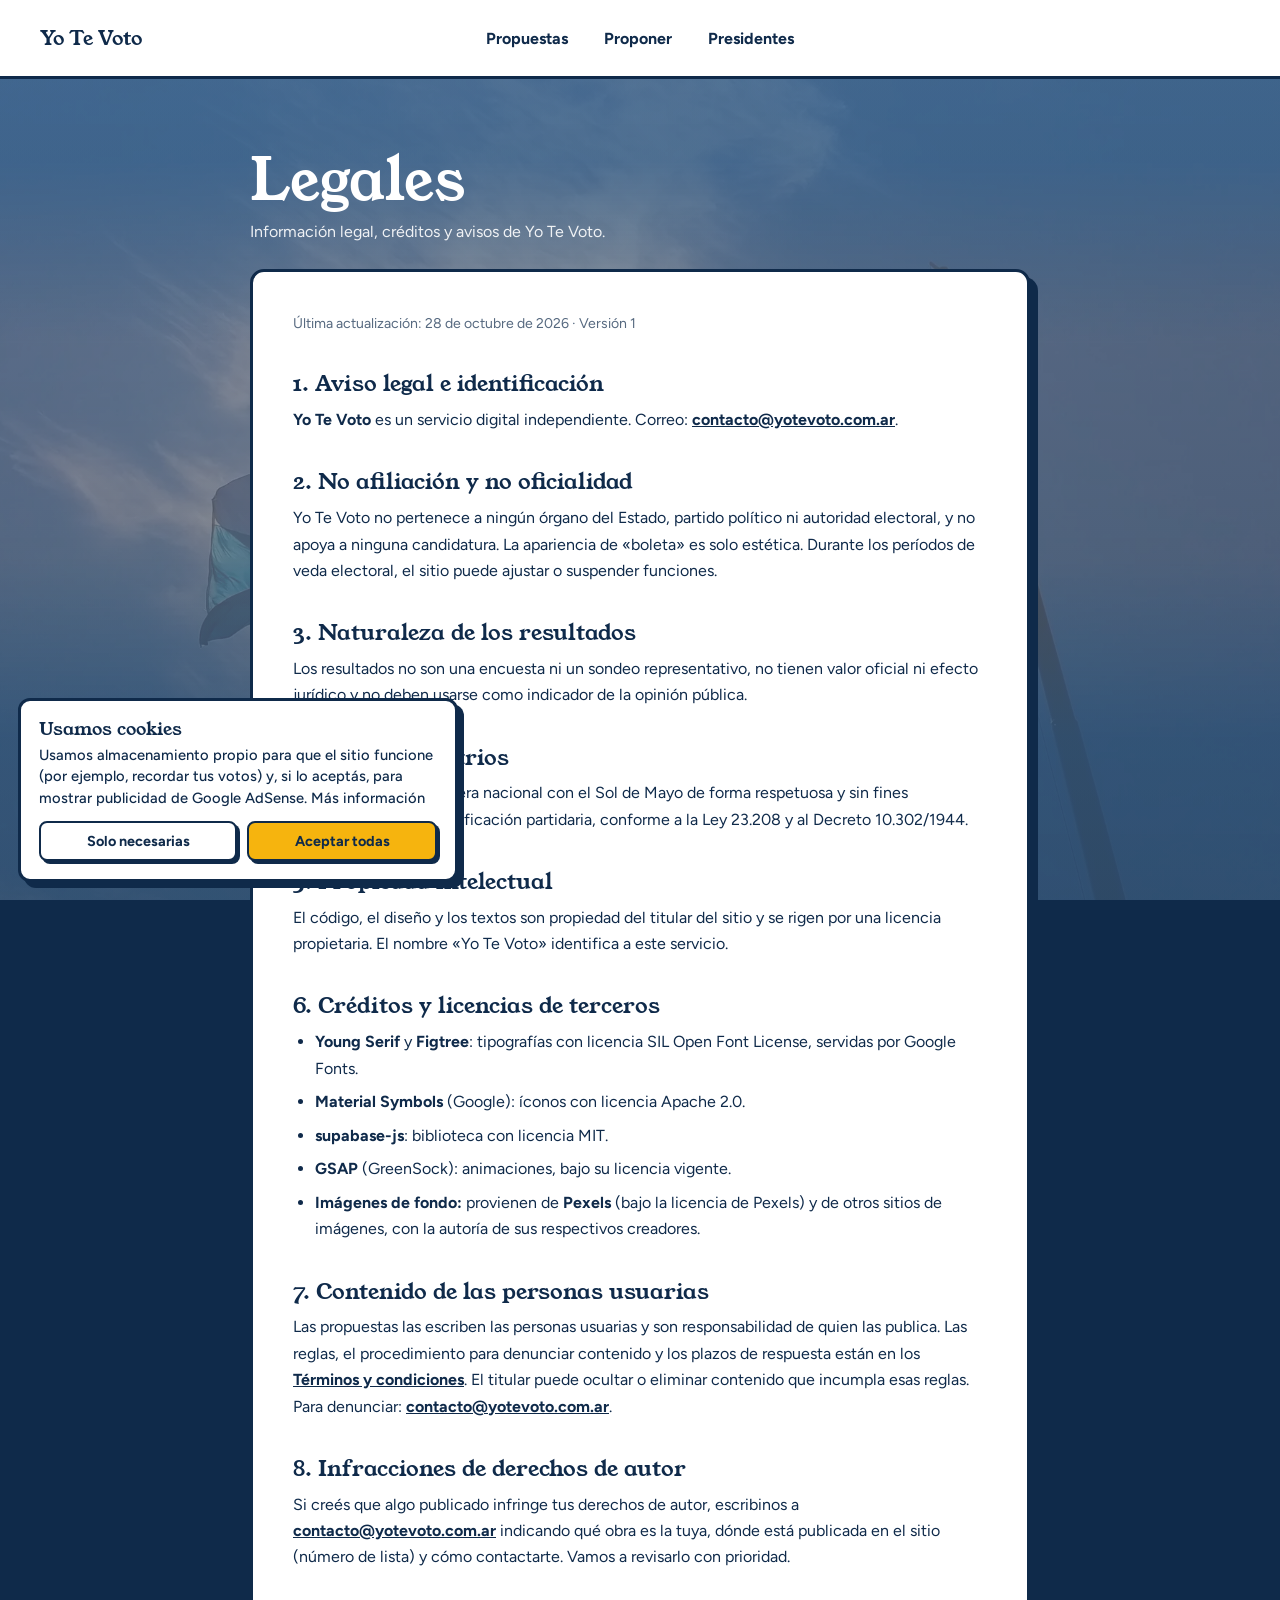
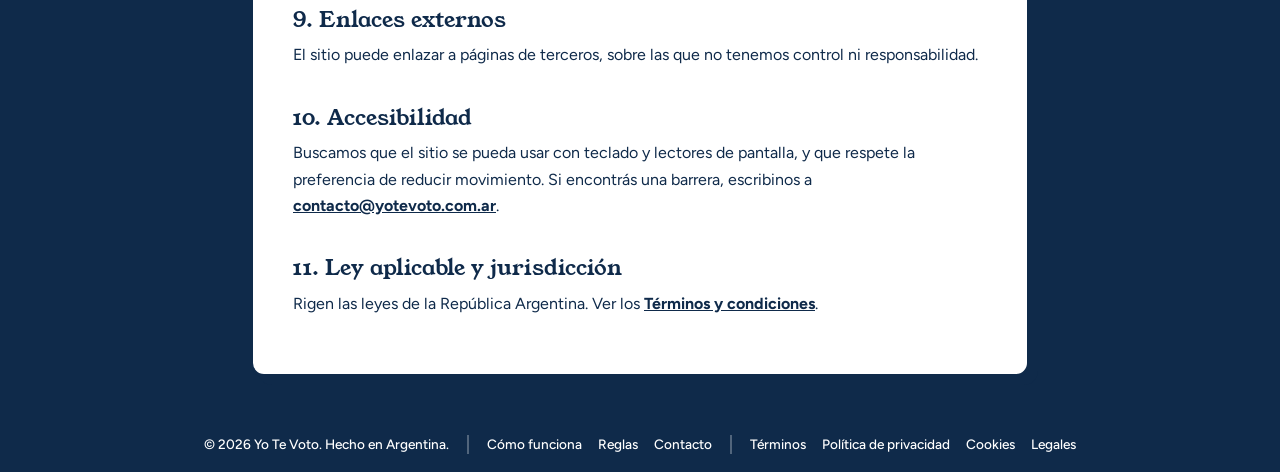
<file: legales/index.html>
<!doctype html>
<html lang="es-AR">
  <head>
    <meta charset="utf-8" />
    <meta name="viewport" content="width=device-width, initial-scale=1" />
    <title>Aviso Legal | Yo Te Voto</title>
    <meta name="description" content="Información legal de Yo Te Voto: titular del sitio, propiedad intelectual y contacto." />
    <meta name="robots" content="index,follow,max-image-preview:large,max-snippet:-1" />
    <link rel="canonical" href="https://yotevoto.com.ar/legales/" />
    <meta name="application-name" content="Yo Te Voto" />
    <meta name="google-adsense-account" content="ca-pub-2066576602777227" />
    <meta property="og:type" content="website" />
    <meta property="og:site_name" content="Yo Te Voto" />
    <meta property="og:locale" content="es_AR" />
    <meta property="og:title" content="Aviso Legal | Yo Te Voto" />
    <meta property="og:description" content="Información legal de Yo Te Voto: titular del sitio, propiedad intelectual y contacto." />
    <meta property="og:url" content="https://yotevoto.com.ar/legales/" />
    <meta property="og:image" content="https://yotevoto.com.ar/assets/img/brand/og-default.png" />
    <meta property="og:image:type" content="image/png" />
    <meta property="og:image:width" content="1200" />
    <meta property="og:image:height" content="630" />
    <meta property="og:image:alt" content="Yo Te Voto: un pájaro que deposita su voto en una urna" />
    <meta name="twitter:card" content="summary_large_image" />
    <meta name="twitter:title" content="Aviso Legal | Yo Te Voto" />
    <meta name="twitter:description" content="Información legal de Yo Te Voto: titular del sitio, propiedad intelectual y contacto." />
    <meta name="twitter:image" content="https://yotevoto.com.ar/assets/img/brand/og-default.png" />
    <link rel="icon" href="/favicon.ico" sizes="48x48" />
    <link rel="icon" type="image/png" sizes="32x32" href="/assets/img/brand/favicon-32.png" />
    <link rel="icon" type="image/png" sizes="16x16" href="/assets/img/brand/favicon-16.png" />
    <link rel="apple-touch-icon" href="/assets/img/brand/apple-touch-icon.png" />
    <link rel="manifest" href="/site.webmanifest" />
    <meta name="theme-color" content="#74acdf" />
    <script type="application/ld+json">
      {
        "@context": "https://schema.org",
        "@graph": [
          {
            "@type": "Organization",
            "@id": "https://yotevoto.com.ar/#organizacion",
            "name": "Yo Te Voto",
            "url": "https://yotevoto.com.ar/",
            "logo": {
              "@type": "ImageObject",
              "url": "https://yotevoto.com.ar/assets/img/brand/logo.png",
              "width": 1024,
              "height": 1024
            },
            "email": "contacto@yotevoto.com.ar",
            "sameAs": [
              "https://x.com/Yotevotoarg"
            ]
          },
          {
            "@type": "WebSite",
            "@id": "https://yotevoto.com.ar/#sitio",
            "url": "https://yotevoto.com.ar/",
            "name": "Yo Te Voto",
            "inLanguage": "es-AR",
            "publisher": {
              "@id": "https://yotevoto.com.ar/#organizacion"
            }
          },
          {
            "@type": "WebPage",
            "@id": "https://yotevoto.com.ar/legales/#pagina",
            "url": "https://yotevoto.com.ar/legales/",
            "name": "Aviso Legal | Yo Te Voto",
            "description": "Información legal de Yo Te Voto: titular del sitio, propiedad intelectual y contacto.",
            "inLanguage": "es-AR",
            "isPartOf": {
              "@id": "https://yotevoto.com.ar/#sitio"
            },
            "breadcrumb": {
              "@id": "https://yotevoto.com.ar/legales/#migas"
            }
          },
          {
            "@type": "BreadcrumbList",
            "@id": "https://yotevoto.com.ar/legales/#migas",
            "itemListElement": [
              {
                "@type": "ListItem",
                "position": 1,
                "name": "Inicio",
                "item": "https://yotevoto.com.ar/"
              },
              {
                "@type": "ListItem",
                "position": 2,
                "name": "Legales",
                "item": "https://yotevoto.com.ar/legales/"
              }
            ]
          }
        ]
      }
    </script>
    <link rel="preconnect" href="https://fonts.googleapis.com" />
    <link rel="preconnect" href="https://fonts.gstatic.com" crossorigin />
    <link
      href="https://fonts.googleapis.com/css2?family=Young+Serif&family=Figtree:wght@400;500;700;800&display=swap"
      rel="stylesheet"
    />
    <link rel="stylesheet" href="/assets/css/base.css?v=20261029-13" />
    <link rel="stylesheet" href="/assets/css/legal.css?v=20261029-13" />
    <link rel="stylesheet" href="/assets/css/pie-min.css?v=20261029-13" />
    <link rel="stylesheet" href="/assets/css/consent.css?v=20261029-13" />
    <script type="speculationrules">
      { "prerender": [{ "where": { "href_matches": "/*" }, "eagerness": "moderate" }] }
    </script>
  </head>
  <body class="legal">
    <div class="fondos" id="fondos" aria-hidden="true"></div>

    <header class="nav">
      <a class="marca" href="/muro/">Yo Te Voto</a>
      <nav class="items" aria-label="Principal">
        <a href="/muro/">Propuestas</a>
        <a href="/">Proponer</a>
        <a href="/presidentes/">Presidentes</a>
      </nav>
      <div class="redes"></div>
    </header>

    <main>
      <div class="encabezado">
        <h1>Legales</h1>
        <p>Información legal, créditos y avisos de Yo Te Voto.</p>
      </div>
      <article class="documento">
        <p class="meta">Última actualización: 28 de octubre de 2026 · Versión 1</p>

        <h2>1. Aviso legal e identificación</h2>
        <p><strong>Yo Te Voto</strong> es un servicio digital independiente. Correo: <a href="mailto:contacto@yotevoto.com.ar">contacto@yotevoto.com.ar</a>.</p>

        <h2>2. No afiliación y no oficialidad</h2>
        <p>Yo Te Voto no pertenece a ningún órgano del Estado, partido político ni autoridad electoral, y no apoya a ninguna candidatura. La apariencia de «boleta» es solo estética. Durante los períodos de veda electoral, el sitio puede ajustar o suspender funciones.</p>

        <h2>3. Naturaleza de los resultados</h2>
        <p>Los resultados no son una encuesta ni un sondeo representativo, no tienen valor oficial ni efecto jurídico y no deben usarse como indicador de la opinión pública.</p>

        <h2>4. Símbolos patrios</h2>
        <p>El sitio muestra la bandera nacional con el Sol de Mayo de forma respetuosa y sin fines comerciales ni de identificación partidaria, conforme a la Ley 23.208 y al Decreto 10.302/1944.</p>

        <h2>5. Propiedad intelectual</h2>
        <p>El código, el diseño y los textos son propiedad del titular del sitio y se rigen por una licencia propietaria. El nombre «Yo Te Voto» identifica a este servicio.</p>

        <h2>6. Créditos y licencias de terceros</h2>
        <ul>
          <li><strong>Young Serif</strong> y <strong>Figtree</strong>: tipografías con licencia SIL Open Font License, servidas por Google Fonts.</li>
          <li><strong>Material Symbols</strong> (Google): íconos con licencia Apache 2.0.</li>
          <li><strong>supabase-js</strong>: biblioteca con licencia MIT.</li>
          <li><strong>GSAP</strong> (GreenSock): animaciones, bajo su licencia vigente.</li>
          <li><strong>Imágenes de fondo:</strong> provienen de <strong>Pexels</strong> (bajo la licencia de Pexels) y de otros sitios de imágenes, con la autoría de sus respectivos creadores.</li>
        </ul>

        <h2>7. Contenido de las personas usuarias</h2>
        <p>Las propuestas las escriben las personas usuarias y son responsabilidad de quien las publica. Las reglas, el procedimiento para denunciar contenido y los plazos de respuesta están en los <a href="/terminos/">Términos y condiciones</a>. El titular puede ocultar o eliminar contenido que incumpla esas reglas. Para denunciar: <a href="mailto:contacto@yotevoto.com.ar">contacto@yotevoto.com.ar</a>.</p>

        <h2>8. Infracciones de derechos de autor</h2>
        <p>Si creés que algo publicado infringe tus derechos de autor, escribinos a <a href="mailto:contacto@yotevoto.com.ar">contacto@yotevoto.com.ar</a> indicando qué obra es la tuya, dónde está publicada en el sitio (número de lista) y cómo contactarte. Vamos a revisarlo con prioridad.</p>

        <h2>9. Enlaces externos</h2>
        <p>El sitio puede enlazar a páginas de terceros, sobre las que no tenemos control ni responsabilidad.</p>

        <h2>10. Accesibilidad</h2>
        <p>Buscamos que el sitio se pueda usar con teclado y lectores de pantalla, y que respete la preferencia de reducir movimiento. Si encontrás una barrera, escribinos a <a href="mailto:contacto@yotevoto.com.ar">contacto@yotevoto.com.ar</a>.</p>

        <h2>11. Ley aplicable y jurisdicción</h2>
        <p>Rigen las leyes de la República Argentina. Ver los <a href="/terminos/">Términos y condiciones</a>.</p>

      </article>
    </main>

    <footer class="pie-min">
      <span>© 2026 Yo Te Voto. Hecho en Argentina.</span>
      <nav aria-label="Información"><a href="/como-funciona/">Cómo funciona</a><a href="/reglas/">Reglas</a><a href="mailto:contacto@yotevoto.com.ar">Contacto</a></nav>
      <nav aria-label="Legales"><a href="/terminos/">Términos</a><a href="/privacidad/">Política de privacidad</a><a href="/cookies/">Cookies</a><a href="/legales/">Legales</a></nav>
    </footer>
    <script defer src="/assets/js/fondos.js?v=20261029-13"></script>
    <script defer src="/assets/js/consent.js?v=20261029-13"></script>
  </body>
</html>
</file>
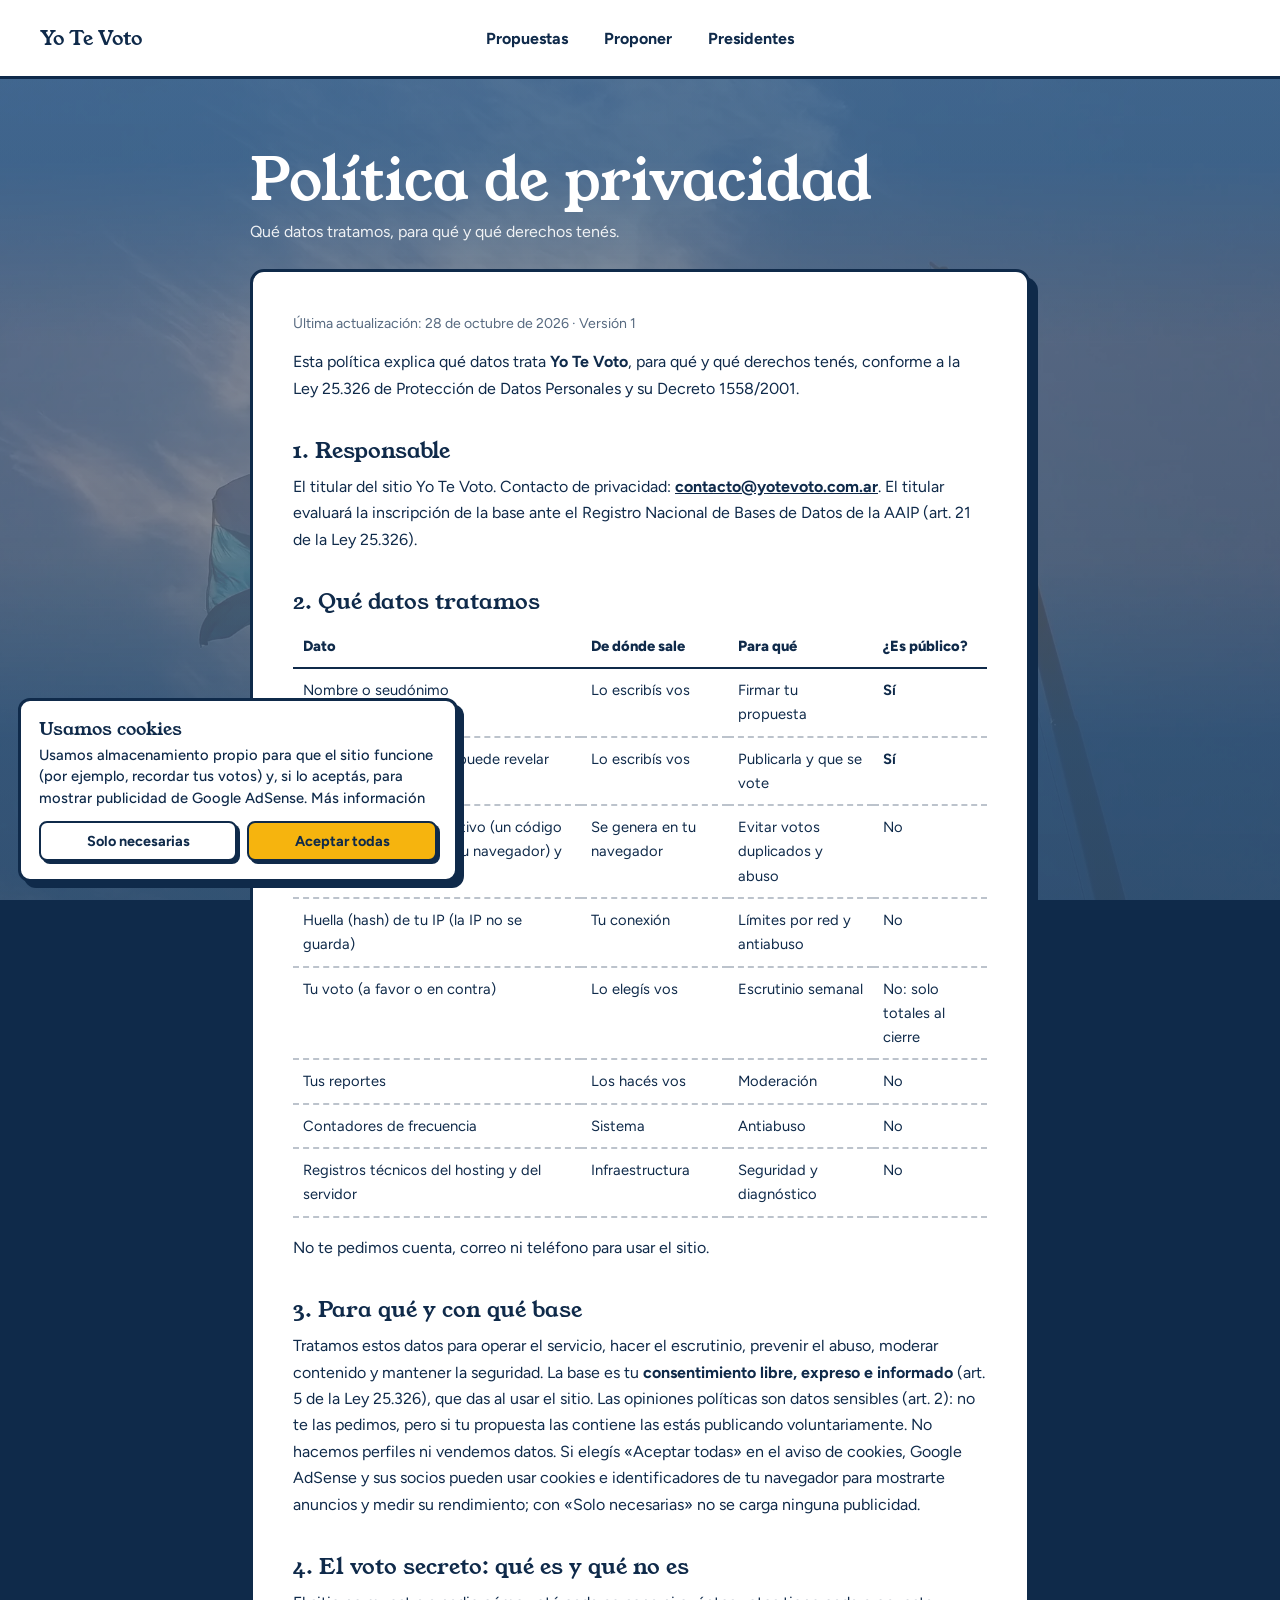
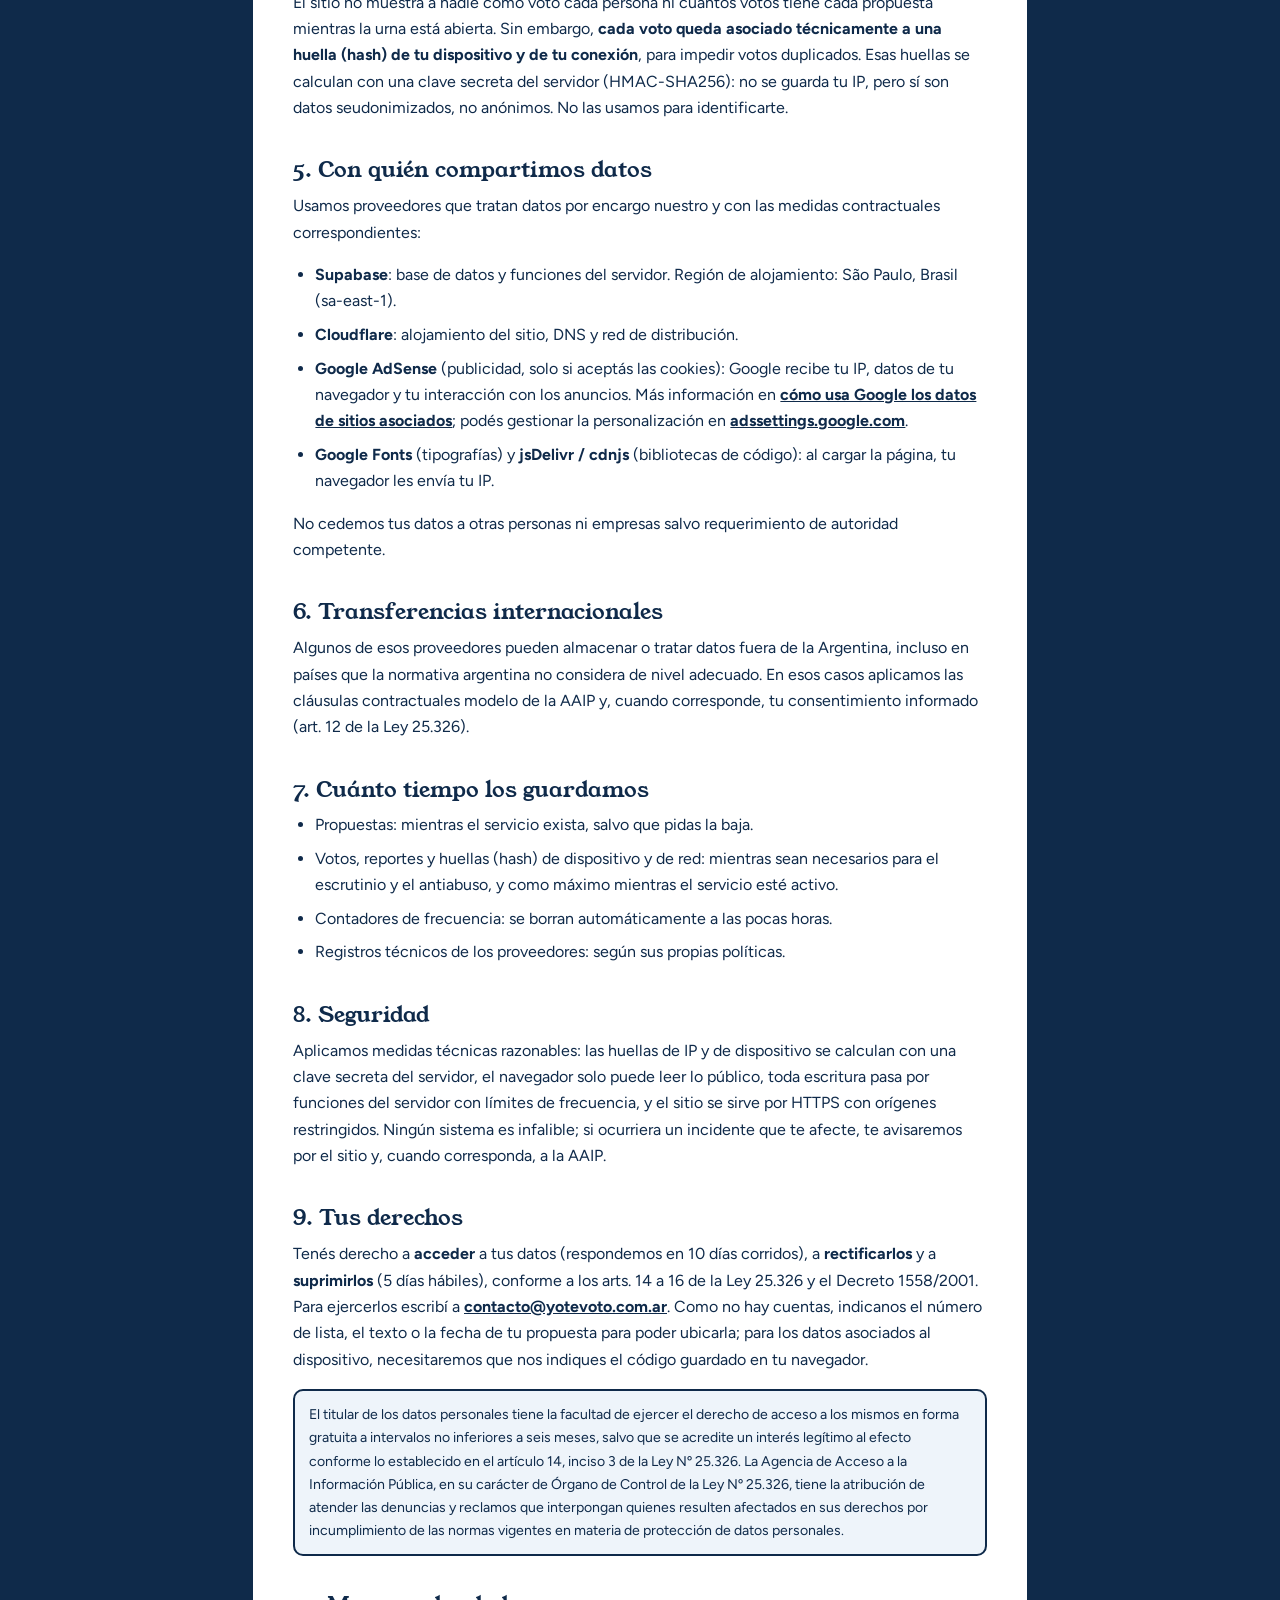
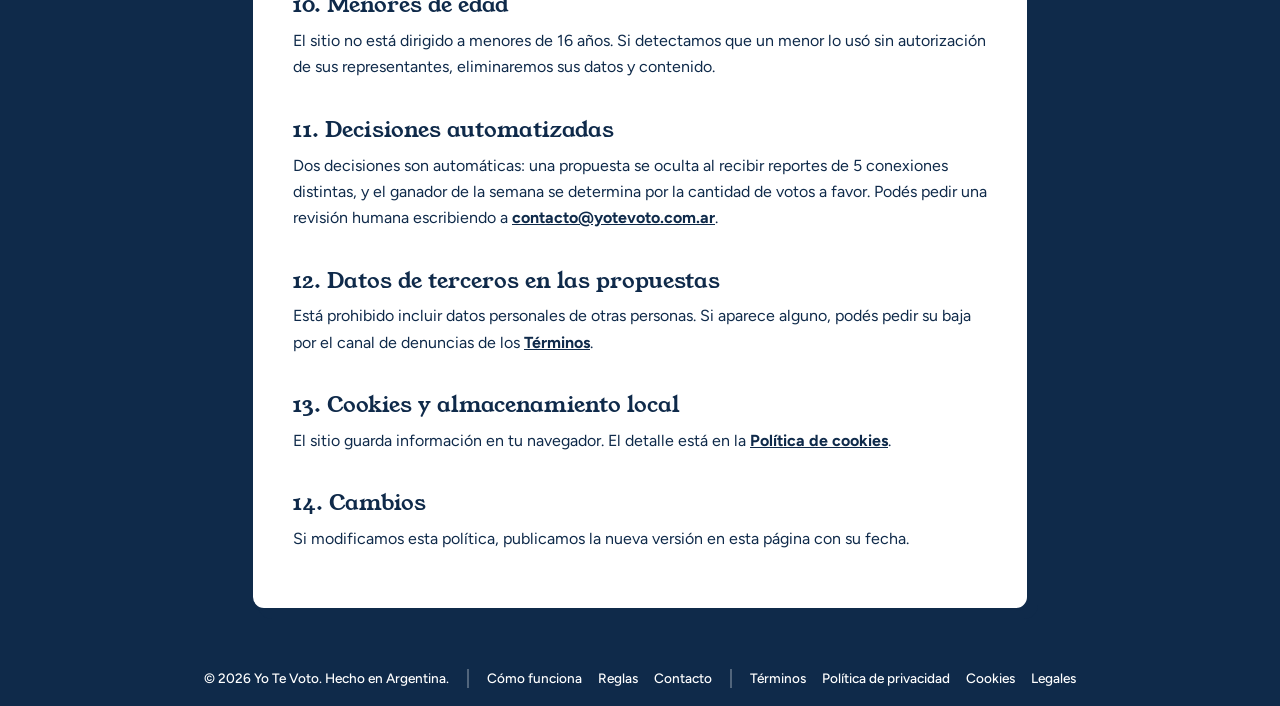
<file: privacidad/index.html>
<!doctype html>
<html lang="es-AR">
  <head>
    <meta charset="utf-8" />
    <meta name="viewport" content="width=device-width, initial-scale=1" />
    <title>Política de Privacidad | Yo Te Voto</title>
    <meta name="description" content="Política de privacidad de Yo Te Voto: qué datos tratamos, para qué y cuáles son tus derechos según la Ley 25.326." />
    <meta name="robots" content="index,follow,max-image-preview:large,max-snippet:-1" />
    <link rel="canonical" href="https://yotevoto.com.ar/privacidad/" />
    <meta name="application-name" content="Yo Te Voto" />
    <meta name="google-adsense-account" content="ca-pub-2066576602777227" />
    <meta property="og:type" content="website" />
    <meta property="og:site_name" content="Yo Te Voto" />
    <meta property="og:locale" content="es_AR" />
    <meta property="og:title" content="Política de Privacidad | Yo Te Voto" />
    <meta property="og:description" content="Política de privacidad de Yo Te Voto: qué datos tratamos, para qué y cuáles son tus derechos según la Ley 25.326." />
    <meta property="og:url" content="https://yotevoto.com.ar/privacidad/" />
    <meta property="og:image" content="https://yotevoto.com.ar/assets/img/brand/og-default.png" />
    <meta property="og:image:type" content="image/png" />
    <meta property="og:image:width" content="1200" />
    <meta property="og:image:height" content="630" />
    <meta property="og:image:alt" content="Yo Te Voto: un pájaro que deposita su voto en una urna" />
    <meta name="twitter:card" content="summary_large_image" />
    <meta name="twitter:title" content="Política de Privacidad | Yo Te Voto" />
    <meta name="twitter:description" content="Política de privacidad de Yo Te Voto: qué datos tratamos, para qué y cuáles son tus derechos según la Ley 25.326." />
    <meta name="twitter:image" content="https://yotevoto.com.ar/assets/img/brand/og-default.png" />
    <link rel="icon" href="/favicon.ico" sizes="48x48" />
    <link rel="icon" type="image/png" sizes="32x32" href="/assets/img/brand/favicon-32.png" />
    <link rel="icon" type="image/png" sizes="16x16" href="/assets/img/brand/favicon-16.png" />
    <link rel="apple-touch-icon" href="/assets/img/brand/apple-touch-icon.png" />
    <link rel="manifest" href="/site.webmanifest" />
    <meta name="theme-color" content="#74acdf" />
    <script type="application/ld+json">
      {
        "@context": "https://schema.org",
        "@graph": [
          {
            "@type": "Organization",
            "@id": "https://yotevoto.com.ar/#organizacion",
            "name": "Yo Te Voto",
            "url": "https://yotevoto.com.ar/",
            "logo": {
              "@type": "ImageObject",
              "url": "https://yotevoto.com.ar/assets/img/brand/logo.png",
              "width": 1024,
              "height": 1024
            },
            "email": "contacto@yotevoto.com.ar",
            "sameAs": [
              "https://x.com/Yotevotoarg"
            ]
          },
          {
            "@type": "WebSite",
            "@id": "https://yotevoto.com.ar/#sitio",
            "url": "https://yotevoto.com.ar/",
            "name": "Yo Te Voto",
            "inLanguage": "es-AR",
            "publisher": {
              "@id": "https://yotevoto.com.ar/#organizacion"
            }
          },
          {
            "@type": "WebPage",
            "@id": "https://yotevoto.com.ar/privacidad/#pagina",
            "url": "https://yotevoto.com.ar/privacidad/",
            "name": "Política de Privacidad | Yo Te Voto",
            "description": "Política de privacidad de Yo Te Voto: qué datos tratamos, para qué y cuáles son tus derechos según la Ley 25.326.",
            "inLanguage": "es-AR",
            "isPartOf": {
              "@id": "https://yotevoto.com.ar/#sitio"
            },
            "breadcrumb": {
              "@id": "https://yotevoto.com.ar/privacidad/#migas"
            }
          },
          {
            "@type": "BreadcrumbList",
            "@id": "https://yotevoto.com.ar/privacidad/#migas",
            "itemListElement": [
              {
                "@type": "ListItem",
                "position": 1,
                "name": "Inicio",
                "item": "https://yotevoto.com.ar/"
              },
              {
                "@type": "ListItem",
                "position": 2,
                "name": "Política de privacidad",
                "item": "https://yotevoto.com.ar/privacidad/"
              }
            ]
          }
        ]
      }
    </script>
    <link rel="preconnect" href="https://fonts.googleapis.com" />
    <link rel="preconnect" href="https://fonts.gstatic.com" crossorigin />
    <link
      href="https://fonts.googleapis.com/css2?family=Young+Serif&family=Figtree:wght@400;500;700;800&display=swap"
      rel="stylesheet"
    />
    <link rel="stylesheet" href="/assets/css/base.css?v=20261029-13" />
    <link rel="stylesheet" href="/assets/css/legal.css?v=20261029-13" />
    <link rel="stylesheet" href="/assets/css/pie-min.css?v=20261029-13" />
    <link rel="stylesheet" href="/assets/css/consent.css?v=20261029-13" />
    <script type="speculationrules">
      { "prerender": [{ "where": { "href_matches": "/*" }, "eagerness": "moderate" }] }
    </script>
  </head>
  <body class="legal">
    <div class="fondos" id="fondos" aria-hidden="true"></div>

    <header class="nav">
      <a class="marca" href="/muro/">Yo Te Voto</a>
      <nav class="items" aria-label="Principal">
        <a href="/muro/">Propuestas</a>
        <a href="/">Proponer</a>
        <a href="/presidentes/">Presidentes</a>
      </nav>
      <div class="redes"></div>
    </header>

    <main>
      <div class="encabezado">
        <h1>Política de privacidad</h1>
        <p>Qué datos tratamos, para qué y qué derechos tenés.</p>
      </div>
      <article class="documento">
        <p class="meta">Última actualización: 28 de octubre de 2026 · Versión 1</p>

        <p>Esta política explica qué datos trata <strong>Yo Te Voto</strong>, para qué y qué derechos tenés, conforme a la Ley 25.326 de Protección de Datos Personales y su Decreto 1558/2001.</p>

        <h2>1. Responsable</h2>
        <p>El titular del sitio Yo Te Voto. Contacto de privacidad: <a href="mailto:contacto@yotevoto.com.ar">contacto@yotevoto.com.ar</a>. El titular evaluará la inscripción de la base ante el Registro Nacional de Bases de Datos de la AAIP (art. 21 de la Ley 25.326).</p>

        <h2>2. Qué datos tratamos</h2>
        <table>
          <thead><tr><th>Dato</th><th>De dónde sale</th><th>Para qué</th><th>¿Es público?</th></tr></thead>
          <tbody>
            <tr><td>Nombre o seudónimo</td><td>Lo escribís vos</td><td>Firmar tu propuesta</td><td><strong>Sí</strong></td></tr>
            <tr><td>Texto de la propuesta (puede revelar opiniones políticas)</td><td>Lo escribís vos</td><td>Publicarla y que se vote</td><td><strong>Sí</strong></td></tr>
            <tr><td>Identificador de dispositivo (un código aleatorio guardado en tu navegador) y su huella (hash)</td><td>Se genera en tu navegador</td><td>Evitar votos duplicados y abuso</td><td>No</td></tr>
            <tr><td>Huella (hash) de tu IP (la IP no se guarda)</td><td>Tu conexión</td><td>Límites por red y antiabuso</td><td>No</td></tr>
            <tr><td>Tu voto (a favor o en contra)</td><td>Lo elegís vos</td><td>Escrutinio semanal</td><td>No: solo totales al cierre</td></tr>
            <tr><td>Tus reportes</td><td>Los hacés vos</td><td>Moderación</td><td>No</td></tr>
            <tr><td>Contadores de frecuencia</td><td>Sistema</td><td>Antiabuso</td><td>No</td></tr>
            <tr><td>Registros técnicos del hosting y del servidor</td><td>Infraestructura</td><td>Seguridad y diagnóstico</td><td>No</td></tr>
          </tbody>
        </table>
        <p>No te pedimos cuenta, correo ni teléfono para usar el sitio.</p>

        <h2>3. Para qué y con qué base</h2>
        <p>Tratamos estos datos para operar el servicio, hacer el escrutinio, prevenir el abuso, moderar contenido y mantener la seguridad. La base es tu <strong>consentimiento libre, expreso e informado</strong> (art. 5 de la Ley 25.326), que das al usar el sitio. Las opiniones políticas son datos sensibles (art. 2): no te las pedimos, pero si tu propuesta las contiene las estás publicando voluntariamente. No hacemos perfiles ni vendemos datos. Si elegís «Aceptar todas» en el aviso de cookies, Google AdSense y sus socios pueden usar cookies e identificadores de tu navegador para mostrarte anuncios y medir su rendimiento; con «Solo necesarias» no se carga ninguna publicidad.</p>

        <h2>4. El voto secreto: qué es y qué no es</h2>
        <p>El sitio no muestra a nadie cómo votó cada persona ni cuántos votos tiene cada propuesta mientras la urna está abierta. Sin embargo, <strong>cada voto queda asociado técnicamente a una huella (hash) de tu dispositivo y de tu conexión</strong>, para impedir votos duplicados. Esas huellas se calculan con una clave secreta del servidor (HMAC-SHA256): no se guarda tu IP, pero sí son datos seudonimizados, no anónimos. No las usamos para identificarte.</p>

        <h2>5. Con quién compartimos datos</h2>
        <p>Usamos proveedores que tratan datos por encargo nuestro y con las medidas contractuales correspondientes:</p>
        <ul>
          <li><strong>Supabase</strong>: base de datos y funciones del servidor. Región de alojamiento: São Paulo, Brasil (sa-east-1).</li>
          <li><strong>Cloudflare</strong>: alojamiento del sitio, DNS y red de distribución.</li>
          <li><strong>Google AdSense</strong> (publicidad, solo si aceptás las cookies): Google recibe tu IP, datos de tu navegador y tu interacción con los anuncios. Más información en <a href="https://policies.google.com/technologies/partner-sites" target="_blank" rel="noopener">cómo usa Google los datos de sitios asociados</a>; podés gestionar la personalización en <a href="https://adssettings.google.com" target="_blank" rel="noopener">adssettings.google.com</a>.</li>
          <li><strong>Google Fonts</strong> (tipografías) y <strong>jsDelivr / cdnjs</strong> (bibliotecas de código): al cargar la página, tu navegador les envía tu IP.</li>
        </ul>
        <p>No cedemos tus datos a otras personas ni empresas salvo requerimiento de autoridad competente.</p>

        <h2>6. Transferencias internacionales</h2>
        <p>Algunos de esos proveedores pueden almacenar o tratar datos fuera de la Argentina, incluso en países que la normativa argentina no considera de nivel adecuado. En esos casos aplicamos las cláusulas contractuales modelo de la AAIP y, cuando corresponde, tu consentimiento informado (art. 12 de la Ley 25.326).</p>

        <h2>7. Cuánto tiempo los guardamos</h2>
        <ul>
          <li>Propuestas: mientras el servicio exista, salvo que pidas la baja.</li>
          <li>Votos, reportes y huellas (hash) de dispositivo y de red: mientras sean necesarios para el escrutinio y el antiabuso, y como máximo mientras el servicio esté activo.</li>
          <li>Contadores de frecuencia: se borran automáticamente a las pocas horas.</li>
          <li>Registros técnicos de los proveedores: según sus propias políticas.</li>
        </ul>

        <h2>8. Seguridad</h2>
        <p>Aplicamos medidas técnicas razonables: las huellas de IP y de dispositivo se calculan con una clave secreta del servidor, el navegador solo puede leer lo público, toda escritura pasa por funciones del servidor con límites de frecuencia, y el sitio se sirve por HTTPS con orígenes restringidos. Ningún sistema es infalible; si ocurriera un incidente que te afecte, te avisaremos por el sitio y, cuando corresponda, a la AAIP.</p>

        <h2>9. Tus derechos</h2>
        <p>Tenés derecho a <strong>acceder</strong> a tus datos (respondemos en 10 días corridos), a <strong>rectificarlos</strong> y a <strong>suprimirlos</strong> (5 días hábiles), conforme a los arts. 14 a 16 de la Ley 25.326 y el Decreto 1558/2001. Para ejercerlos escribí a <a href="mailto:contacto@yotevoto.com.ar">contacto@yotevoto.com.ar</a>. Como no hay cuentas, indicanos el número de lista, el texto o la fecha de tu propuesta para poder ubicarla; para los datos asociados al dispositivo, necesitaremos que nos indiques el código guardado en tu navegador.</p>
        <p class="aviso">El titular de los datos personales tiene la facultad de ejercer el derecho de acceso a los mismos en forma gratuita a intervalos no inferiores a seis meses, salvo que se acredite un interés legítimo al efecto conforme lo establecido en el artículo 14, inciso 3 de la Ley Nº 25.326. La Agencia de Acceso a la Información Pública, en su carácter de Órgano de Control de la Ley Nº 25.326, tiene la atribución de atender las denuncias y reclamos que interpongan quienes resulten afectados en sus derechos por incumplimiento de las normas vigentes en materia de protección de datos personales.</p>

        <h2>10. Menores de edad</h2>
        <p>El sitio no está dirigido a menores de 16 años. Si detectamos que un menor lo usó sin autorización de sus representantes, eliminaremos sus datos y contenido.</p>

        <h2>11. Decisiones automatizadas</h2>
        <p>Dos decisiones son automáticas: una propuesta se oculta al recibir reportes de 5 conexiones distintas, y el ganador de la semana se determina por la cantidad de votos a favor. Podés pedir una revisión humana escribiendo a <a href="mailto:contacto@yotevoto.com.ar">contacto@yotevoto.com.ar</a>.</p>

        <h2>12. Datos de terceros en las propuestas</h2>
        <p>Está prohibido incluir datos personales de otras personas. Si aparece alguno, podés pedir su baja por el canal de denuncias de los <a href="/terminos/">Términos</a>.</p>

        <h2>13. Cookies y almacenamiento local</h2>
        <p>El sitio guarda información en tu navegador. El detalle está en la <a href="/cookies/">Política de cookies</a>.</p>

        <h2>14. Cambios</h2>
        <p>Si modificamos esta política, publicamos la nueva versión en esta página con su fecha.</p>

      </article>
    </main>

    <footer class="pie-min">
      <span>© 2026 Yo Te Voto. Hecho en Argentina.</span>
      <nav aria-label="Información"><a href="/como-funciona/">Cómo funciona</a><a href="/reglas/">Reglas</a><a href="mailto:contacto@yotevoto.com.ar">Contacto</a></nav>
      <nav aria-label="Legales"><a href="/terminos/">Términos</a><a href="/privacidad/">Política de privacidad</a><a href="/cookies/">Cookies</a><a href="/legales/">Legales</a></nav>
    </footer>
    <script defer src="/assets/js/fondos.js?v=20261029-13"></script>
    <script defer src="/assets/js/consent.js?v=20261029-13"></script>
  </body>
</html>
</file>
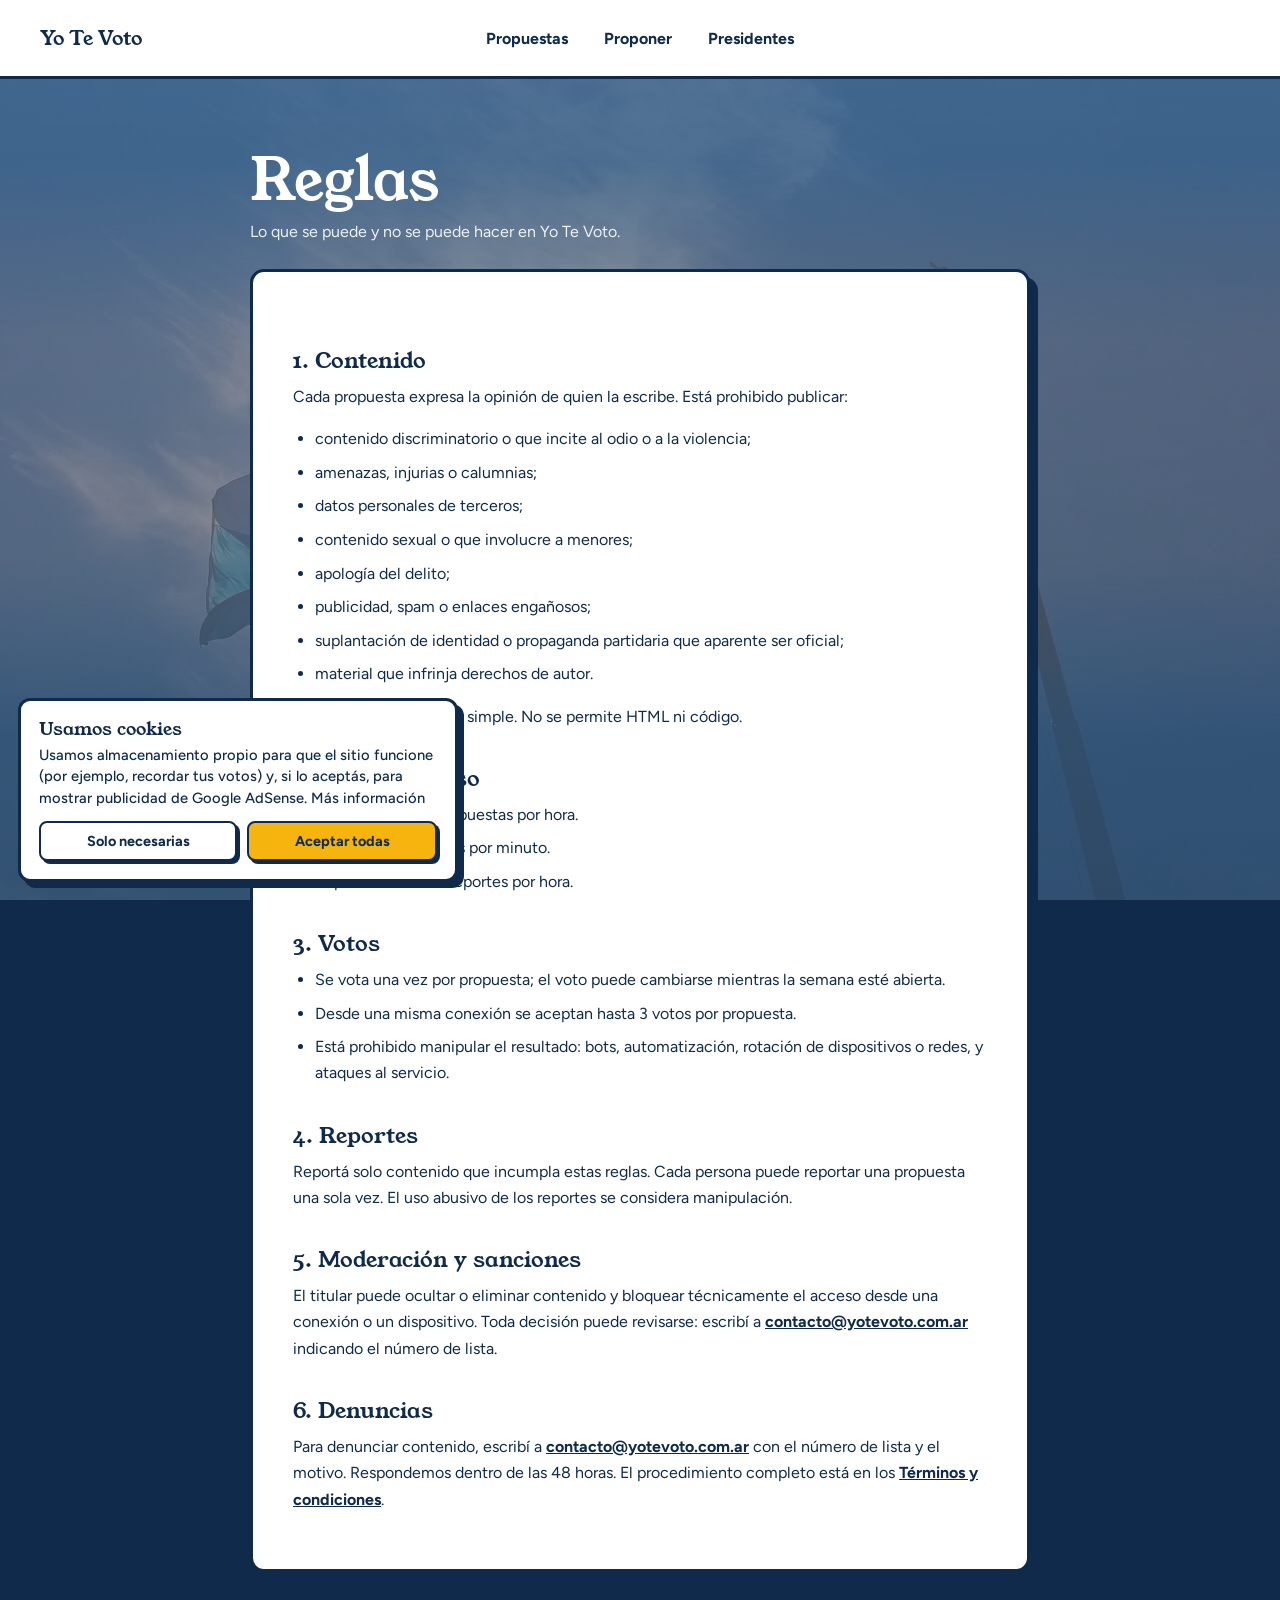
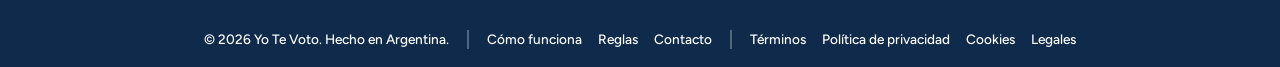
<file: reglas/index.html>
<!doctype html>
<html lang="es-AR">
  <head>
    <meta charset="utf-8" />
    <meta name="viewport" content="width=device-width, initial-scale=1" />
    <title>Reglas | Yo Te Voto</title>
    <meta name="description" content="Reglas de convivencia de Yo Te Voto: qué se puede y qué no se puede publicar en el muro de propuestas." />
    <meta name="robots" content="index,follow,max-image-preview:large,max-snippet:-1" />
    <link rel="canonical" href="https://yotevoto.com.ar/reglas/" />
    <meta name="application-name" content="Yo Te Voto" />
    <meta name="google-adsense-account" content="ca-pub-2066576602777227" />
    <meta property="og:type" content="website" />
    <meta property="og:site_name" content="Yo Te Voto" />
    <meta property="og:locale" content="es_AR" />
    <meta property="og:title" content="Reglas | Yo Te Voto" />
    <meta property="og:description" content="Reglas de convivencia de Yo Te Voto: qué se puede y qué no se puede publicar en el muro de propuestas." />
    <meta property="og:url" content="https://yotevoto.com.ar/reglas/" />
    <meta property="og:image" content="https://yotevoto.com.ar/assets/img/brand/og-default.png" />
    <meta property="og:image:type" content="image/png" />
    <meta property="og:image:width" content="1200" />
    <meta property="og:image:height" content="630" />
    <meta property="og:image:alt" content="Yo Te Voto: un pájaro que deposita su voto en una urna" />
    <meta name="twitter:card" content="summary_large_image" />
    <meta name="twitter:title" content="Reglas | Yo Te Voto" />
    <meta name="twitter:description" content="Reglas de convivencia de Yo Te Voto: qué se puede y qué no se puede publicar en el muro de propuestas." />
    <meta name="twitter:image" content="https://yotevoto.com.ar/assets/img/brand/og-default.png" />
    <link rel="icon" href="/favicon.ico" sizes="48x48" />
    <link rel="icon" type="image/png" sizes="32x32" href="/assets/img/brand/favicon-32.png" />
    <link rel="icon" type="image/png" sizes="16x16" href="/assets/img/brand/favicon-16.png" />
    <link rel="apple-touch-icon" href="/assets/img/brand/apple-touch-icon.png" />
    <link rel="manifest" href="/site.webmanifest" />
    <meta name="theme-color" content="#74acdf" />
    <script type="application/ld+json">
      {
        "@context": "https://schema.org",
        "@graph": [
          {
            "@type": "Organization",
            "@id": "https://yotevoto.com.ar/#organizacion",
            "name": "Yo Te Voto",
            "url": "https://yotevoto.com.ar/",
            "logo": {
              "@type": "ImageObject",
              "url": "https://yotevoto.com.ar/assets/img/brand/logo.png",
              "width": 1024,
              "height": 1024
            },
            "email": "contacto@yotevoto.com.ar",
            "sameAs": [
              "https://x.com/Yotevotoarg"
            ]
          },
          {
            "@type": "WebSite",
            "@id": "https://yotevoto.com.ar/#sitio",
            "url": "https://yotevoto.com.ar/",
            "name": "Yo Te Voto",
            "inLanguage": "es-AR",
            "publisher": {
              "@id": "https://yotevoto.com.ar/#organizacion"
            }
          },
          {
            "@type": "WebPage",
            "@id": "https://yotevoto.com.ar/reglas/#pagina",
            "url": "https://yotevoto.com.ar/reglas/",
            "name": "Reglas | Yo Te Voto",
            "description": "Reglas de convivencia de Yo Te Voto: qué se puede y qué no se puede publicar en el muro de propuestas.",
            "inLanguage": "es-AR",
            "isPartOf": {
              "@id": "https://yotevoto.com.ar/#sitio"
            },
            "breadcrumb": {
              "@id": "https://yotevoto.com.ar/reglas/#migas"
            }
          },
          {
            "@type": "BreadcrumbList",
            "@id": "https://yotevoto.com.ar/reglas/#migas",
            "itemListElement": [
              {
                "@type": "ListItem",
                "position": 1,
                "name": "Inicio",
                "item": "https://yotevoto.com.ar/"
              },
              {
                "@type": "ListItem",
                "position": 2,
                "name": "Reglas",
                "item": "https://yotevoto.com.ar/reglas/"
              }
            ]
          }
        ]
      }
    </script>
    <link rel="preconnect" href="https://fonts.googleapis.com" />
    <link rel="preconnect" href="https://fonts.gstatic.com" crossorigin />
    <link
      href="https://fonts.googleapis.com/css2?family=Young+Serif&family=Figtree:wght@400;500;700;800&display=swap"
      rel="stylesheet"
    />
    <link rel="stylesheet" href="/assets/css/base.css?v=20261029-13" />
    <link rel="stylesheet" href="/assets/css/legal.css?v=20261029-13" />
    <link rel="stylesheet" href="/assets/css/pie-min.css?v=20261029-13" />
    <link rel="stylesheet" href="/assets/css/consent.css?v=20261029-13" />
    <script type="speculationrules">
      { "prerender": [{ "where": { "href_matches": "/*" }, "eagerness": "moderate" }] }
    </script>
  </head>
  <body class="legal">
    <div class="fondos" id="fondos" aria-hidden="true"></div>

    <header class="nav">
      <a class="marca" href="/muro/">Yo Te Voto</a>
      <nav class="items" aria-label="Principal">
        <a href="/muro/">Propuestas</a>
        <a href="/">Proponer</a>
        <a href="/presidentes/">Presidentes</a>
      </nav>
      <div class="redes"></div>
    </header>

    <main>
      <div class="encabezado">
        <h1>Reglas</h1>
        <p>Lo que se puede y no se puede hacer en Yo Te Voto.</p>
      </div>
      <article class="documento">

        <h2>1. Contenido</h2>
        <p>Cada propuesta expresa la opinión de quien la escribe. Está prohibido publicar:</p>
        <ul>
          <li>contenido discriminatorio o que incite al odio o a la violencia;</li>
          <li>amenazas, injurias o calumnias;</li>
          <li>datos personales de terceros;</li>
          <li>contenido sexual o que involucre a menores;</li>
          <li>apología del delito;</li>
          <li>publicidad, spam o enlaces engañosos;</li>
          <li>suplantación de identidad o propaganda partidaria que aparente ser oficial;</li>
          <li>material que infrinja derechos de autor.</li>
        </ul>
        <p>El texto admite formato simple. No se permite HTML ni código.</p>

        <h2>2. Límites de uso</h2>
        <ul>
          <li>Publicar: hasta 3 propuestas por hora.</li>
          <li>Votar: hasta 60 votos por minuto.</li>
          <li>Reportar: hasta 20 reportes por hora.</li>
        </ul>

        <h2>3. Votos</h2>
        <ul>
          <li>Se vota una vez por propuesta; el voto puede cambiarse mientras la semana esté abierta.</li>
          <li>Desde una misma conexión se aceptan hasta 3 votos por propuesta.</li>
          <li>Está prohibido manipular el resultado: bots, automatización, rotación de dispositivos o redes, y ataques al servicio.</li>
        </ul>

        <h2>4. Reportes</h2>
        <p>Reportá solo contenido que incumpla estas reglas. Cada persona puede reportar una propuesta una sola vez. El uso abusivo de los reportes se considera manipulación.</p>

        <h2>5. Moderación y sanciones</h2>
        <p>El titular puede ocultar o eliminar contenido y bloquear técnicamente el acceso desde una conexión o un dispositivo. Toda decisión puede revisarse: escribí a <a href="mailto:contacto@yotevoto.com.ar">contacto@yotevoto.com.ar</a> indicando el número de lista.</p>

        <h2>6. Denuncias</h2>
        <p>Para denunciar contenido, escribí a <a href="mailto:contacto@yotevoto.com.ar">contacto@yotevoto.com.ar</a> con el número de lista y el motivo. Respondemos dentro de las 48 horas. El procedimiento completo está en los <a href="/terminos/">Términos y condiciones</a>.</p>

      </article>
    </main>

    <footer class="pie-min">
      <span>© 2026 Yo Te Voto. Hecho en Argentina.</span>
      <nav aria-label="Información"><a href="/como-funciona/">Cómo funciona</a><a href="/reglas/">Reglas</a><a href="mailto:contacto@yotevoto.com.ar">Contacto</a></nav>
      <nav aria-label="Legales"><a href="/terminos/">Términos</a><a href="/privacidad/">Política de privacidad</a><a href="/cookies/">Cookies</a><a href="/legales/">Legales</a></nav>
    </footer>
    <script defer src="/assets/js/fondos.js?v=20261029-13"></script>
    <script defer src="/assets/js/consent.js?v=20261029-13"></script>
  </body>
</html>
</file>
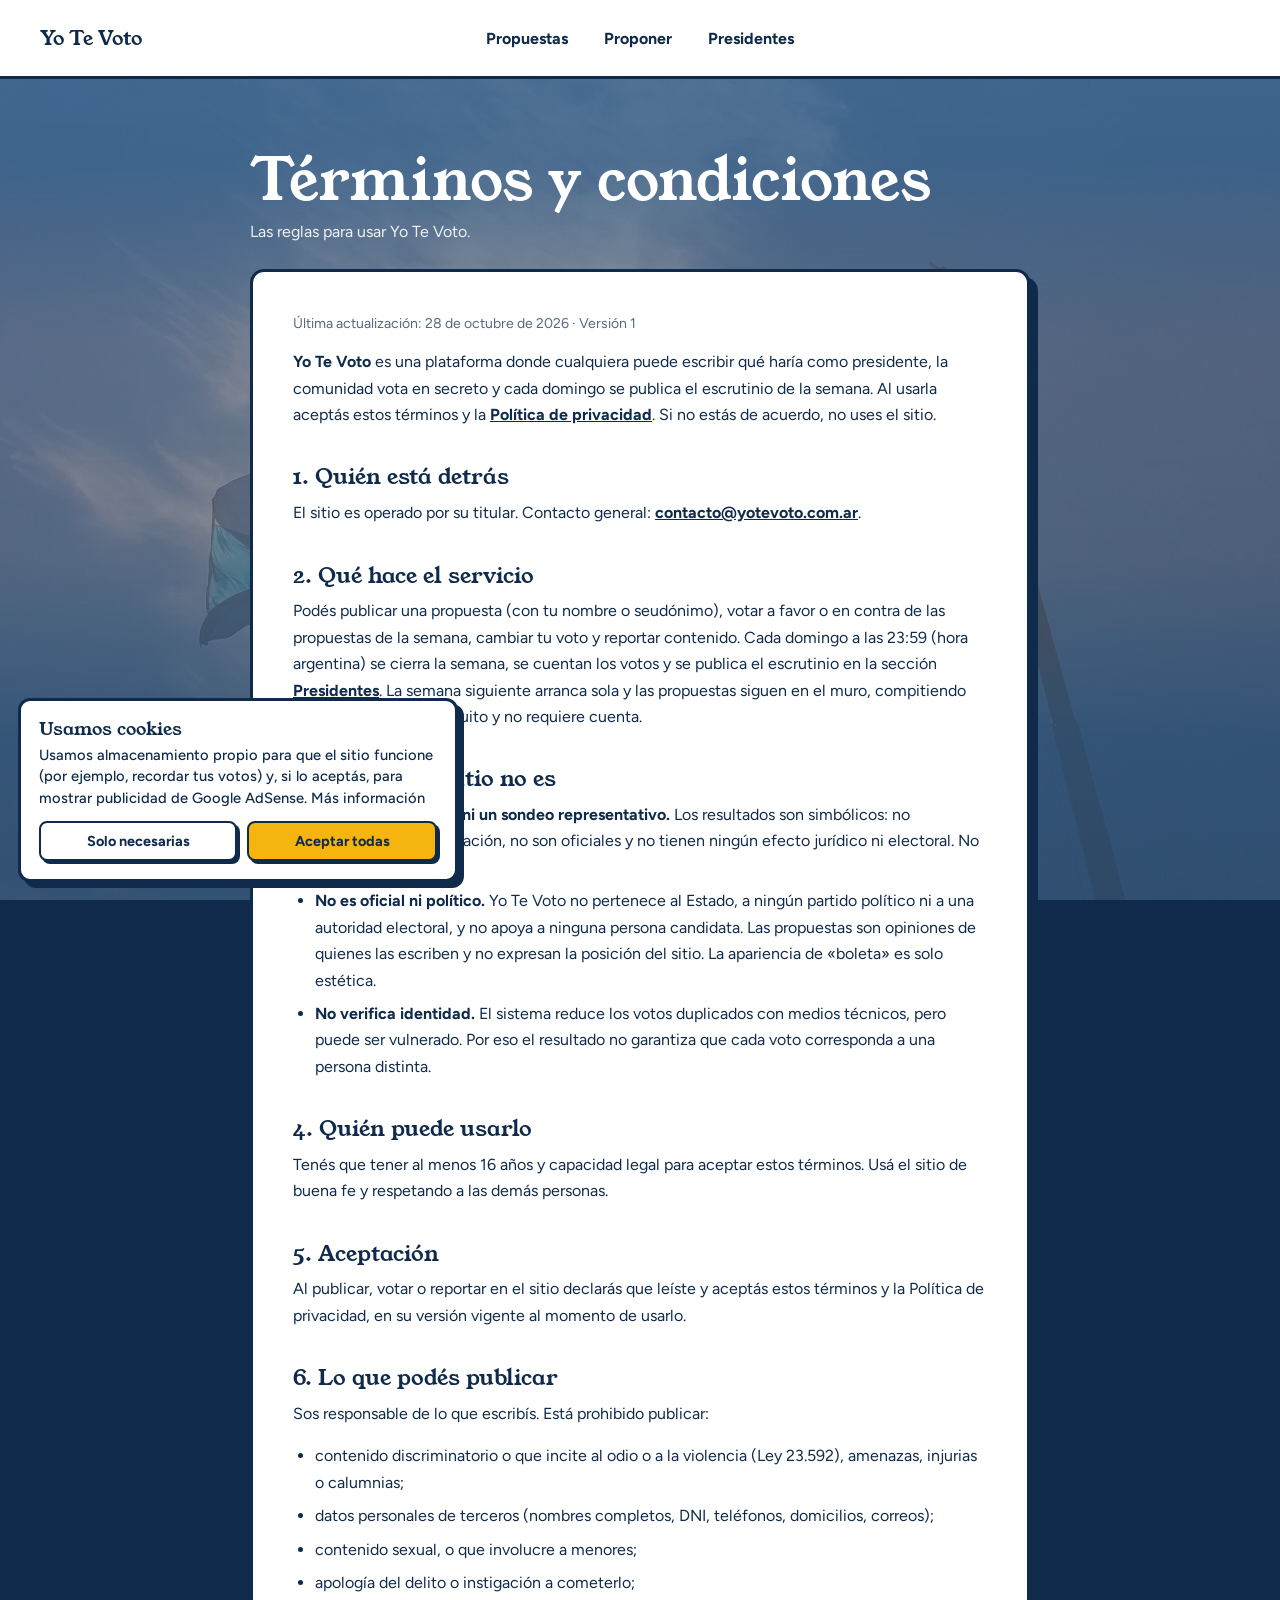
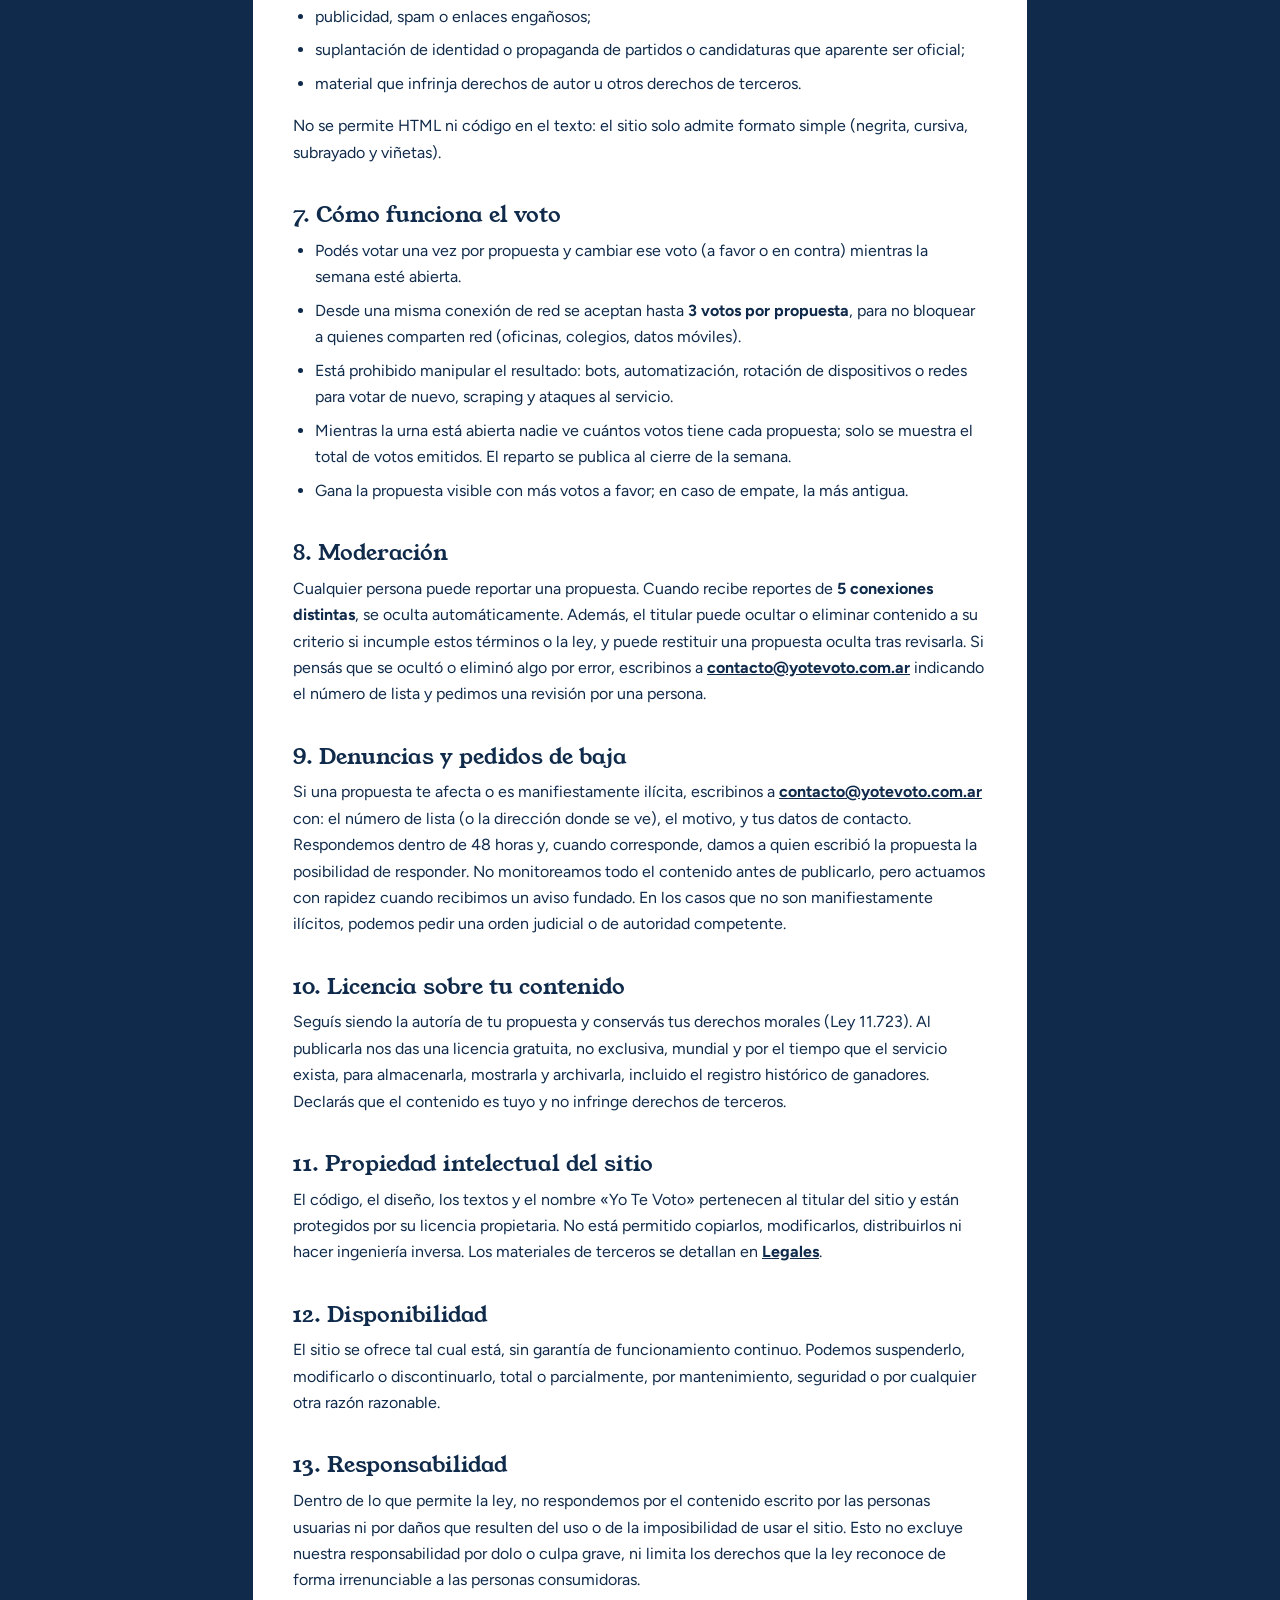
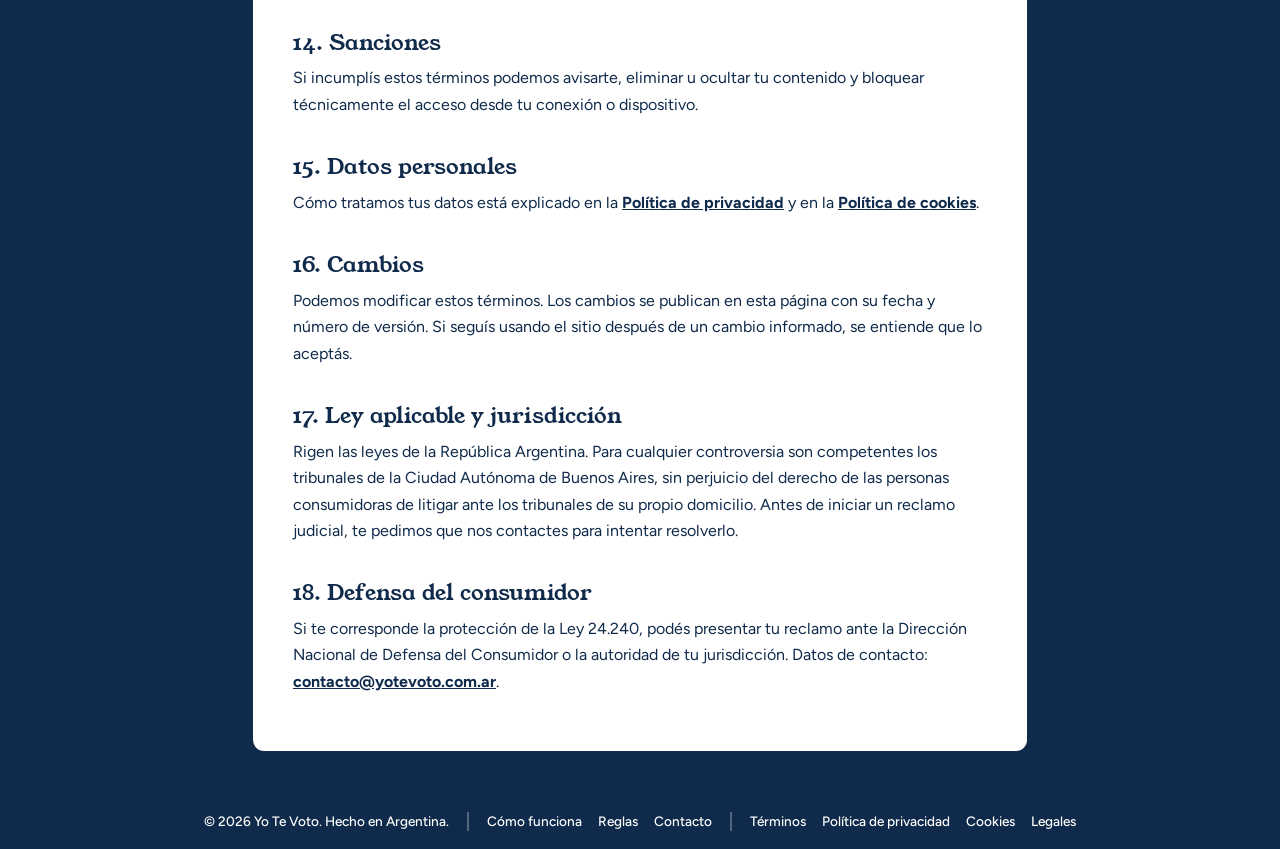
<file: terminos/index.html>
<!doctype html>
<html lang="es-AR">
  <head>
    <meta charset="utf-8" />
    <meta name="viewport" content="width=device-width, initial-scale=1" />
    <title>Términos y Condiciones | Yo Te Voto</title>
    <meta name="description" content="Términos y condiciones de uso de Yo Te Voto, la plataforma de propuestas y votos semanales." />
    <meta name="robots" content="index,follow,max-image-preview:large,max-snippet:-1" />
    <link rel="canonical" href="https://yotevoto.com.ar/terminos/" />
    <meta name="application-name" content="Yo Te Voto" />
    <meta name="google-adsense-account" content="ca-pub-2066576602777227" />
    <meta property="og:type" content="website" />
    <meta property="og:site_name" content="Yo Te Voto" />
    <meta property="og:locale" content="es_AR" />
    <meta property="og:title" content="Términos y Condiciones | Yo Te Voto" />
    <meta property="og:description" content="Términos y condiciones de uso de Yo Te Voto, la plataforma de propuestas y votos semanales." />
    <meta property="og:url" content="https://yotevoto.com.ar/terminos/" />
    <meta property="og:image" content="https://yotevoto.com.ar/assets/img/brand/og-default.png" />
    <meta property="og:image:type" content="image/png" />
    <meta property="og:image:width" content="1200" />
    <meta property="og:image:height" content="630" />
    <meta property="og:image:alt" content="Yo Te Voto: un pájaro que deposita su voto en una urna" />
    <meta name="twitter:card" content="summary_large_image" />
    <meta name="twitter:title" content="Términos y Condiciones | Yo Te Voto" />
    <meta name="twitter:description" content="Términos y condiciones de uso de Yo Te Voto, la plataforma de propuestas y votos semanales." />
    <meta name="twitter:image" content="https://yotevoto.com.ar/assets/img/brand/og-default.png" />
    <link rel="icon" href="/favicon.ico" sizes="48x48" />
    <link rel="icon" type="image/png" sizes="32x32" href="/assets/img/brand/favicon-32.png" />
    <link rel="icon" type="image/png" sizes="16x16" href="/assets/img/brand/favicon-16.png" />
    <link rel="apple-touch-icon" href="/assets/img/brand/apple-touch-icon.png" />
    <link rel="manifest" href="/site.webmanifest" />
    <meta name="theme-color" content="#74acdf" />
    <script type="application/ld+json">
      {
        "@context": "https://schema.org",
        "@graph": [
          {
            "@type": "Organization",
            "@id": "https://yotevoto.com.ar/#organizacion",
            "name": "Yo Te Voto",
            "url": "https://yotevoto.com.ar/",
            "logo": {
              "@type": "ImageObject",
              "url": "https://yotevoto.com.ar/assets/img/brand/logo.png",
              "width": 1024,
              "height": 1024
            },
            "email": "contacto@yotevoto.com.ar",
            "sameAs": [
              "https://x.com/Yotevotoarg"
            ]
          },
          {
            "@type": "WebSite",
            "@id": "https://yotevoto.com.ar/#sitio",
            "url": "https://yotevoto.com.ar/",
            "name": "Yo Te Voto",
            "inLanguage": "es-AR",
            "publisher": {
              "@id": "https://yotevoto.com.ar/#organizacion"
            }
          },
          {
            "@type": "WebPage",
            "@id": "https://yotevoto.com.ar/terminos/#pagina",
            "url": "https://yotevoto.com.ar/terminos/",
            "name": "Términos y Condiciones | Yo Te Voto",
            "description": "Términos y condiciones de uso de Yo Te Voto, la plataforma de propuestas y votos semanales.",
            "inLanguage": "es-AR",
            "isPartOf": {
              "@id": "https://yotevoto.com.ar/#sitio"
            },
            "breadcrumb": {
              "@id": "https://yotevoto.com.ar/terminos/#migas"
            }
          },
          {
            "@type": "BreadcrumbList",
            "@id": "https://yotevoto.com.ar/terminos/#migas",
            "itemListElement": [
              {
                "@type": "ListItem",
                "position": 1,
                "name": "Inicio",
                "item": "https://yotevoto.com.ar/"
              },
              {
                "@type": "ListItem",
                "position": 2,
                "name": "Términos y condiciones",
                "item": "https://yotevoto.com.ar/terminos/"
              }
            ]
          }
        ]
      }
    </script>
    <link rel="preconnect" href="https://fonts.googleapis.com" />
    <link rel="preconnect" href="https://fonts.gstatic.com" crossorigin />
    <link
      href="https://fonts.googleapis.com/css2?family=Young+Serif&family=Figtree:wght@400;500;700;800&display=swap"
      rel="stylesheet"
    />
    <link rel="stylesheet" href="/assets/css/base.css?v=20261029-13" />
    <link rel="stylesheet" href="/assets/css/legal.css?v=20261029-13" />
    <link rel="stylesheet" href="/assets/css/pie-min.css?v=20261029-13" />
    <link rel="stylesheet" href="/assets/css/consent.css?v=20261029-13" />
    <script type="speculationrules">
      { "prerender": [{ "where": { "href_matches": "/*" }, "eagerness": "moderate" }] }
    </script>
  </head>
  <body class="legal">
    <div class="fondos" id="fondos" aria-hidden="true"></div>

    <header class="nav">
      <a class="marca" href="/muro/">Yo Te Voto</a>
      <nav class="items" aria-label="Principal">
        <a href="/muro/">Propuestas</a>
        <a href="/">Proponer</a>
        <a href="/presidentes/">Presidentes</a>
      </nav>
      <div class="redes"></div>
    </header>

    <main>
      <div class="encabezado">
        <h1>Términos y condiciones</h1>
        <p>Las reglas para usar Yo Te Voto.</p>
      </div>
      <article class="documento">
        <p class="meta">Última actualización: 28 de octubre de 2026 · Versión 1</p>

        <p><strong>Yo Te Voto</strong> es una plataforma donde cualquiera puede escribir qué haría como presidente, la comunidad vota en secreto y cada domingo se publica el escrutinio de la semana. Al usarla aceptás estos términos y la <a href="/privacidad/">Política de privacidad</a>. Si no estás de acuerdo, no uses el sitio.</p>

        <h2>1. Quién está detrás</h2>
        <p>El sitio es operado por su titular. Contacto general: <a href="mailto:contacto@yotevoto.com.ar">contacto@yotevoto.com.ar</a>.</p>

        <h2>2. Qué hace el servicio</h2>
        <p>Podés publicar una propuesta (con tu nombre o seudónimo), votar a favor o en contra de las propuestas de la semana, cambiar tu voto y reportar contenido. Cada domingo a las 23:59 (hora argentina) se cierra la semana, se cuentan los votos y se publica el escrutinio en la sección <a href="/presidentes/">Presidentes</a>. La semana siguiente arranca sola y las propuestas siguen en el muro, compitiendo de nuevo. El uso es gratuito y no requiere cuenta.</p>

        <h2>3. Lo que este sitio no es</h2>
        <ul>
          <li><strong>No es una encuesta ni un sondeo representativo.</strong> Los resultados son simbólicos: no representan a la población, no son oficiales y no tienen ningún efecto jurídico ni electoral. No hay premios.</li>
          <li><strong>No es oficial ni político.</strong> Yo Te Voto no pertenece al Estado, a ningún partido político ni a una autoridad electoral, y no apoya a ninguna persona candidata. Las propuestas son opiniones de quienes las escriben y no expresan la posición del sitio. La apariencia de «boleta» es solo estética.</li>
          <li><strong>No verifica identidad.</strong> El sistema reduce los votos duplicados con medios técnicos, pero puede ser vulnerado. Por eso el resultado no garantiza que cada voto corresponda a una persona distinta.</li>
        </ul>

        <h2>4. Quién puede usarlo</h2>
        <p>Tenés que tener al menos 16 años y capacidad legal para aceptar estos términos. Usá el sitio de buena fe y respetando a las demás personas.</p>

        <h2>5. Aceptación</h2>
        <p>Al publicar, votar o reportar en el sitio declarás que leíste y aceptás estos términos y la Política de privacidad, en su versión vigente al momento de usarlo.</p>

        <h2>6. Lo que podés publicar</h2>
        <p>Sos responsable de lo que escribís. Está prohibido publicar:</p>
        <ul>
          <li>contenido discriminatorio o que incite al odio o a la violencia (Ley 23.592), amenazas, injurias o calumnias;</li>
          <li>datos personales de terceros (nombres completos, DNI, teléfonos, domicilios, correos);</li>
          <li>contenido sexual, o que involucre a menores;</li>
          <li>apología del delito o instigación a cometerlo;</li>
          <li>publicidad, spam o enlaces engañosos;</li>
          <li>suplantación de identidad o propaganda de partidos o candidaturas que aparente ser oficial;</li>
          <li>material que infrinja derechos de autor u otros derechos de terceros.</li>
        </ul>
        <p>No se permite HTML ni código en el texto: el sitio solo admite formato simple (negrita, cursiva, subrayado y viñetas).</p>

        <h2>7. Cómo funciona el voto</h2>
        <ul>
          <li>Podés votar una vez por propuesta y cambiar ese voto (a favor o en contra) mientras la semana esté abierta.</li>
          <li>Desde una misma conexión de red se aceptan hasta <strong>3 votos por propuesta</strong>, para no bloquear a quienes comparten red (oficinas, colegios, datos móviles).</li>
          <li>Está prohibido manipular el resultado: bots, automatización, rotación de dispositivos o redes para votar de nuevo, scraping y ataques al servicio.</li>
          <li>Mientras la urna está abierta nadie ve cuántos votos tiene cada propuesta; solo se muestra el total de votos emitidos. El reparto se publica al cierre de la semana.</li>
          <li>Gana la propuesta visible con más votos a favor; en caso de empate, la más antigua.</li>
        </ul>

        <h2>8. Moderación</h2>
        <p>Cualquier persona puede reportar una propuesta. Cuando recibe reportes de <strong>5 conexiones distintas</strong>, se oculta automáticamente. Además, el titular puede ocultar o eliminar contenido a su criterio si incumple estos términos o la ley, y puede restituir una propuesta oculta tras revisarla. Si pensás que se ocultó o eliminó algo por error, escribinos a <a href="mailto:contacto@yotevoto.com.ar">contacto@yotevoto.com.ar</a> indicando el número de lista y pedimos una revisión por una persona.</p>

        <h2>9. Denuncias y pedidos de baja</h2>
        <p>Si una propuesta te afecta o es manifiestamente ilícita, escribinos a <a href="mailto:contacto@yotevoto.com.ar">contacto@yotevoto.com.ar</a> con: el número de lista (o la dirección donde se ve), el motivo, y tus datos de contacto. Respondemos dentro de 48 horas y, cuando corresponde, damos a quien escribió la propuesta la posibilidad de responder. No monitoreamos todo el contenido antes de publicarlo, pero actuamos con rapidez cuando recibimos un aviso fundado. En los casos que no son manifiestamente ilícitos, podemos pedir una orden judicial o de autoridad competente.</p>

        <h2>10. Licencia sobre tu contenido</h2>
        <p>Seguís siendo la autoría de tu propuesta y conservás tus derechos morales (Ley 11.723). Al publicarla nos das una licencia gratuita, no exclusiva, mundial y por el tiempo que el servicio exista, para almacenarla, mostrarla y archivarla, incluido el registro histórico de ganadores. Declarás que el contenido es tuyo y no infringe derechos de terceros.</p>

        <h2>11. Propiedad intelectual del sitio</h2>
        <p>El código, el diseño, los textos y el nombre «Yo Te Voto» pertenecen al titular del sitio y están protegidos por su licencia propietaria. No está permitido copiarlos, modificarlos, distribuirlos ni hacer ingeniería inversa. Los materiales de terceros se detallan en <a href="/legales/">Legales</a>.</p>

        <h2>12. Disponibilidad</h2>
        <p>El sitio se ofrece tal cual está, sin garantía de funcionamiento continuo. Podemos suspenderlo, modificarlo o discontinuarlo, total o parcialmente, por mantenimiento, seguridad o por cualquier otra razón razonable.</p>

        <h2>13. Responsabilidad</h2>
        <p>Dentro de lo que permite la ley, no respondemos por el contenido escrito por las personas usuarias ni por daños que resulten del uso o de la imposibilidad de usar el sitio. Esto no excluye nuestra responsabilidad por dolo o culpa grave, ni limita los derechos que la ley reconoce de forma irrenunciable a las personas consumidoras.</p>

        <h2>14. Sanciones</h2>
        <p>Si incumplís estos términos podemos avisarte, eliminar u ocultar tu contenido y bloquear técnicamente el acceso desde tu conexión o dispositivo.</p>

        <h2>15. Datos personales</h2>
        <p>Cómo tratamos tus datos está explicado en la <a href="/privacidad/">Política de privacidad</a> y en la <a href="/cookies/">Política de cookies</a>.</p>

        <h2>16. Cambios</h2>
        <p>Podemos modificar estos términos. Los cambios se publican en esta página con su fecha y número de versión. Si seguís usando el sitio después de un cambio informado, se entiende que lo aceptás.</p>

        <h2>17. Ley aplicable y jurisdicción</h2>
        <p>Rigen las leyes de la República Argentina. Para cualquier controversia son competentes los tribunales de la Ciudad Autónoma de Buenos Aires, sin perjuicio del derecho de las personas consumidoras de litigar ante los tribunales de su propio domicilio. Antes de iniciar un reclamo judicial, te pedimos que nos contactes para intentar resolverlo.</p>

        <h2>18. Defensa del consumidor</h2>
        <p>Si te corresponde la protección de la Ley 24.240, podés presentar tu reclamo ante la Dirección Nacional de Defensa del Consumidor o la autoridad de tu jurisdicción. Datos de contacto: <a href="mailto:contacto@yotevoto.com.ar">contacto@yotevoto.com.ar</a>.</p>

      </article>
    </main>

    <footer class="pie-min">
      <span>© 2026 Yo Te Voto. Hecho en Argentina.</span>
      <nav aria-label="Información"><a href="/como-funciona/">Cómo funciona</a><a href="/reglas/">Reglas</a><a href="mailto:contacto@yotevoto.com.ar">Contacto</a></nav>
      <nav aria-label="Legales"><a href="/terminos/">Términos</a><a href="/privacidad/">Política de privacidad</a><a href="/cookies/">Cookies</a><a href="/legales/">Legales</a></nav>
    </footer>
    <script defer src="/assets/js/fondos.js?v=20261029-13"></script>
    <script defer src="/assets/js/consent.js?v=20261029-13"></script>
  </body>
</html>
</file>
<file: assets/css/home.css>
:root {
  --cielo: #74acdf;
  --marino: #0f2a4a;
  --sol: #f6b40e;
  --blanco: #ffffff;
  --papel: #eef4fa;
  --error: #b3261e;
  --serif: "Young Serif", Georgia, "Times New Roman", serif;
  --sans: "Figtree", system-ui, -apple-system, "Segoe UI", sans-serif;
}
*,
*::before,
*::after {
  box-sizing: border-box;
}
html {
  height: 100%;
}
html,
body {
  margin: 0;
}
body {
  min-height: 100%;
  display: flex;
  flex-direction: column;
  font-family: var(--sans);
  color: var(--marino);
  background: var(--cielo);
  -webkit-font-smoothing: antialiased;
  overflow-x: hidden;
}
:focus-visible {
  outline: 3px solid var(--marino);
  outline-offset: 3px;
}

/* ---------- Transición entre páginas (View Transitions) ----------
   La página vieja queda opaca y la nueva aparece encima: sin parpadeos. */
@view-transition {
  navigation: auto;
}
.marca {
  view-transition-name: marca;
}
@keyframes vt-entra {
  from {
    opacity: 0;
  }
}
::view-transition-image-pair(root) {
  isolation: auto;
}
::view-transition-old(root),
::view-transition-new(root) {
  mix-blend-mode: normal;
}
::view-transition-old(root) {
  animation: none;
}
::view-transition-new(root) {
  animation: vt-entra 0.35s ease-out both;
}
::view-transition-group(marca) {
  animation-duration: 0.35s;
}
@media (prefers-reduced-motion: reduce) {
  @view-transition {
    navigation: none;
  }
}

/* ---------- Barra superior ---------- */
.nav {
  position: fixed;
  inset: 0 0 auto 0;
  z-index: 20;
  display: flex;
  align-items: center;
  justify-content: space-between;
  padding: 18px clamp(18px, 4vw, 40px);
  /* sin fondo; solo lo toma cuando la página necesita scroll (clase .con-fondo, ver home.js).
     El borde existe siempre (transparente) para que nada cambie de lugar. */
  border-bottom: 3px solid transparent;
  transition:
    background 0.2s,
    border-color 0.2s;
}
.nav.con-fondo {
  background: var(--blanco);
  border-bottom-color: var(--marino);
}
.marca {
  font-family: var(--serif);
  font-size: 1.25rem;
  line-height: 28px;
  align-self: flex-start; /* anclado arriba: misma posición (40, 24) que en muro y presidentes */
  margin-top: 6px;
  color: var(--blanco);
  text-decoration: none;
  transition: color 0.4s;
}
.btn-muro {
  font: 800 0.95rem var(--sans);
  color: var(--marino);
  background: var(--blanco);
  border: 2px solid var(--marino);
  border-radius: 10px;
  padding: 9px 18px;
  text-decoration: none;
  box-shadow: 4px 4px 0 var(--marino);
  visibility: hidden;
  opacity: 0;
  transition:
    transform 0.12s,
    box-shadow 0.12s,
    background 0.15s,
    opacity 0.4s;
}
.btn-muro:hover {
  background: var(--cielo);
  transform: translate(-1px, -1px);
  box-shadow: 5px 5px 0 var(--marino);
}
.btn-muro:active {
  transform: translate(4px, 4px);
  box-shadow: 0 0 0 var(--marino);
}
body.listo .marca {
  color: var(--marino);
}
body.listo .btn-muro {
  visibility: visible;
  opacity: 1;
}

/* ---------- Intro ---------- */
.intro {
  position: fixed;
  inset: 0;
  z-index: 10;
  display: grid;
  place-items: center;
  background: var(--cielo);
  overflow: hidden;
  cursor: pointer;
}
.bandera {
  position: absolute;
  inset: 0;
  width: 100%;
  height: 100%;
  display: block;
}
.intro-texto {
  position: relative;
  text-align: center;
  width: calc(100% - 40px);
  max-width: 1000px;
  padding: clamp(20px, 4vw, 40px) clamp(18px, 4vw, 48px);
  background: var(--blanco);
  border: 4px solid var(--marino);
  border-radius: 14px;
  box-shadow: 10px 10px 0 var(--marino);
  opacity: 0;
}
.intro-texto p {
  margin: 0;
  opacity: 0;
}
.intro-previa {
  font-size: clamp(1rem, 2.4vw, 1.25rem);
  font-weight: 500;
  color: var(--marino);
  margin-bottom: 14px !important;
}
.intro-titulo {
  font-family: var(--serif);
  font-size: clamp(2.2rem, 6.5vw, 5.5rem);
  line-height: 1.05;
  color: var(--marino);
  letter-spacing: -0.01em;
  text-wrap: balance;
}
.intro-saltar {
  position: absolute;
  bottom: 24px;
  left: 50%;
  transform: translateX(-50%);
  font: 700 0.85rem var(--sans);
  color: var(--marino);
  background: var(--blanco);
  border: 2px solid var(--marino);
  border-radius: 999px;
  padding: 6px 14px;
  box-shadow: 3px 3px 0 var(--marino);
}

/* ---------- Formulario ---------- */
.pagina {
  flex: 1;
  display: grid;
  grid-template-columns: minmax(0, 1fr); /* el contenido no ensancha la columna (celulares de 320 px) */
  place-items: center;
  padding: 96px 20px 48px;
  background: var(--papel);
  visibility: hidden;
  opacity: 0;
}
.formulario {
  width: 100%;
  max-width: 560px;
}
.formulario h1 {
  font-family: var(--serif);
  font-weight: 400;
  font-size: clamp(2rem, 6vw, 3rem);
  line-height: 1.08;
  margin: 0 0 8px;
}
.bajada {
  margin: 0 0 28px;
  font-size: 1.05rem;
  line-height: 1.5;
  max-width: 46ch;
}
.campo {
  margin-bottom: 20px;
}
.campo label {
  display: flex;
  justify-content: space-between;
  align-items: baseline;
  font-weight: 700;
  margin-bottom: 8px;
}
.campo .ayuda {
  font-weight: 500;
  font-size: 0.875rem;
  opacity: 0.7;
}
input,
textarea {
  width: 100%;
  font: 500 1.05rem/1.5 var(--sans);
  color: var(--marino);
  background: var(--blanco);
  border: 2px solid var(--marino);
  border-radius: 10px;
  padding: 13px 15px;
  transition:
    border-color 0.2s,
    box-shadow 0.2s;
}
input::placeholder,
textarea::placeholder {
  color: var(--marino);
  opacity: 0.45;
}
textarea {
  height: 280px;
  resize: none;
}
input,
.editor {
  box-shadow: 5px 5px 0 var(--marino);
  transition:
    transform 0.12s,
    box-shadow 0.12s,
    border-color 0.2s;
}
input:focus,
textarea:focus {
  outline: none;
}
input:focus,
.editor:has(textarea:focus) {
  transform: translate(5px, 5px);
  box-shadow: 0 0 0 var(--marino);
}
.campo.invalido input {
  border-color: var(--error);
}
.campo.invalido .editor {
  border-color: var(--error);
}

/* ---------- Editor: la barra es una banda presidencial ---------- */
.editor {
  border: 2px solid var(--marino);
  border-radius: 10px;
  overflow: hidden;
  background: var(--blanco);
}
.barra {
  display: flex;
  align-items: center;
  gap: 5px;
  height: 54px;
  padding: 0 10px 0 8px;
  background: linear-gradient(
    var(--cielo) 0 33.33%,
    var(--blanco) 33.33% 66.66%,
    var(--cielo) 66.66%
  );
  border-bottom: 2px solid var(--marino);
}
.sello {
  width: 42px;
  height: 42px;
  flex: none;
  margin-right: 2px;
}
.fmt {
  flex: none;
  min-width: 34px;
  height: 34px;
  padding: 0;
  display: grid;
  place-items: center;
  font: 700 1rem var(--sans);
  color: var(--marino);
  background: var(--blanco);
  border: 2px solid var(--marino);
  border-radius: 8px;
  box-shadow: 2px 2px 0 var(--marino);
  cursor: pointer;
  transition:
    transform 0.1s,
    box-shadow 0.1s,
    background 0.15s;
}
.fmt:hover {
  background: var(--sol);
}
.fmt:active,
.fmt[aria-pressed="true"] {
  transform: translate(2px, 2px);
  box-shadow: 0 0 0 var(--marino);
}
.fmt[aria-pressed="true"] {
  background: var(--sol);
}
.fmt:disabled {
  opacity: 0.45;
  cursor: not-allowed;
  background: var(--blanco);
  transform: none;
  box-shadow: 2px 2px 0 var(--marino);
}
.g-b {
  font-weight: 800;
}
.g-i {
  font-style: italic;
}
.g-u {
  text-decoration: underline;
  text-decoration-thickness: 2px;
  text-underline-offset: 3px;
}
.g-v {
  font-size: 1.4rem;
  line-height: 1;
}
.g-a {
  font-size: 0.72rem;
  font-weight: 800;
}
.editor [hidden] {
  display: none !important;
}
.fmt.ver {
  margin-left: auto;
  padding: 0 12px;
  font-size: 0.84rem;
  white-space: nowrap;
}
.barra {
  overflow-x: auto;
  scrollbar-width: none;
}
.barra::-webkit-scrollbar {
  display: none;
}
@media (max-width: 420px) {
  .barra {
    gap: 4px;
    padding: 0 8px 0 6px;
  }
  .sello {
    width: 36px;
    height: 36px;
  }
  .fmt {
    min-width: 30px;
    height: 30px;
  }
  .fmt.ver {
    padding: 0 8px;
    font-size: 0.74rem;
  }
}
.editor textarea {
  display: block;
  border: 0;
  border-radius: 0;
  box-shadow: none;
  background: var(--blanco);
}
.editor textarea:focus {
  border: 0;
  box-shadow: none;
}
.vista {
  height: 280px;
  overflow-y: auto;
  padding: 13px 15px;
  font: 500 1.05rem/1.5 var(--sans);
  overflow-wrap: anywhere;
}
.vista.vacia {
  opacity: 0.45;
}
/* ---------- Toasts ---------- */
.toasts {
  position: fixed;
  z-index: 40;
  left: 50%;
  bottom: 20px;
  transform: translateX(-50%);
  width: calc(100% - 32px);
  max-width: 440px;
  display: flex;
  flex-direction: column;
  gap: 12px;
  pointer-events: none;
}
.toast {
  pointer-events: auto;
  cursor: pointer;
  font: 700 0.98rem/1.35 var(--sans);
  color: var(--marino);
  background: var(--cielo);
  border: 3px solid var(--marino);
  border-radius: 10px;
  padding: 13px 16px;
  box-shadow: 5px 5px 0 var(--marino);
}
.toast.error {
  background: #ffb4ab;
}
.toast.ok {
  background: #b7f0c1;
}
.toast.info {
  background: var(--sol);
}
.btn-publicar {
  width: 100%;
  font: 700 1.1rem var(--sans);
  color: var(--marino);
  background: var(--sol);
  border: 2px solid var(--marino);
  border-radius: 10px;
  padding: 15px 20px;
  cursor: pointer;
  box-shadow: 4px 4px 0 var(--marino);
  transition:
    transform 0.12s,
    box-shadow 0.12s;
}
.btn-publicar:hover {
  transform: translate(-1px, -1px);
  box-shadow: 5px 5px 0 var(--marino);
}
.btn-publicar:active {
  transform: translate(3px, 3px);
  box-shadow: 1px 1px 0 var(--marino);
}
.btn-publicar:disabled {
  opacity: 0.7;
  cursor: wait;
  transform: none;
  box-shadow: 4px 4px 0 var(--marino);
}

/* Spinner mientras se publica */
.btn-publicar.cargando::before {
  content: "";
  display: inline-block;
  width: 0.9em;
  height: 0.9em;
  margin-right: 0.55em;
  vertical-align: -0.1em;
  border: 2.5px solid var(--marino);
  border-right-color: transparent;
  border-radius: 50%;
  animation: girar 0.7s linear infinite;
}
@keyframes girar {
  to {
    transform: rotate(360deg);
  }
}

@media (prefers-reduced-motion: reduce) {
  .btn-publicar.cargando::before {
    animation-duration: 2s; /* sigue indicando "cargando", pero más suave */
  }
  .btn-publicar,
  .btn-muro,
  .fmt,
  input,
  .editor {
    transition: none;
  }
}

/* Footer de texto: aparece junto con el formulario */
.pie-min {
  background: var(--papel);
  border-top: 2px solid rgba(15, 42, 74, 0.15);
}
body:not(.listo) .pie-min {
  visibility: hidden;
}

/* 320 px: la barra de formato entra completa (sin el sello) en vez de quedar cortada */
@media (max-width: 340px) {
  .sello {
    display: none;
  }
  .barra {
    gap: 3px;
    padding: 0 6px;
  }
  .fmt {
    min-width: 28px;
    height: 28px;
  }
  .fmt.ver {
    padding: 0 7px;
    font-size: 0.7rem;
  }
}
</file>
<file: assets/css/pie-min.css>
/* Footer de solo texto (home y páginas legales). --pie-color lo define cada página. */
.pie-min {
  --pie-color: #0f2a4a;
  display: flex;
  flex-wrap: wrap;
  justify-content: center;
  align-items: center;
  gap: 6px 18px;
  padding: 18px clamp(16px, 4vw, 40px);
  font: 500 0.85rem/1.4 "Figtree", system-ui, sans-serif;
  color: var(--pie-color);
  text-align: center;
}
/* mismo estilo que los links del footer grande: sin subrayado y se subrayan al hover */
.pie-min a {
  color: inherit;
  font-weight: 500;
  text-decoration: none;
}
.pie-min nav {
  display: flex;
  flex-wrap: wrap;
  justify-content: center;
  gap: 4px 16px;
}
.pie-min a:hover {
  text-decoration: underline;
  text-underline-offset: 3px;
  text-decoration-thickness: 2px;
}

/* Grupos del pie: © | información | legales | autoría. En pantallas anchas van en una fila con divisores;
   en las angostas se apilan, centrados, para que nada quede cortado ni desparejo. */
@media (min-width: 1100px) {
  .pie-min {
    gap: 6px 0;
  }
  .pie-min > * + * {
    margin-left: 18px;
    padding-left: 18px;
    border-left: 2px solid color-mix(in srgb, var(--pie-color) 28%, transparent);
  }
}
@media (max-width: 1099px) {
  .pie-min {
    flex-direction: column;
    flex-wrap: nowrap;
    gap: 10px;
  }
  .pie-min nav {
    gap: 6px 18px;
  }
}
</file>
<file: assets/css/consent.css>
/* Banner de cookies. Colores propios para que funcione en cualquier página. */
.cookies {
  position: fixed;
  z-index: 70;
  left: 18px;
  bottom: 18px;
  width: min(440px, calc(100% - 36px));
  padding: 16px 18px 18px;
  font: 500 0.92rem/1.45 "Figtree", system-ui, sans-serif;
  color: #0f2a4a;
  background: #fff;
  border: 3px solid #0f2a4a;
  border-radius: 12px;
  box-shadow: 6px 6px 0 #0f2a4a;
  animation: cookies-sube 0.45s cubic-bezier(0.2, 1.3, 0.4, 1) 0.4s both;
}
.cookies.sale {
  animation: cookies-baja 0.3s ease-in forwards;
}
.cookies p {
  margin: 0 0 12px;
}
.cookies strong {
  font: 400 1.1rem "Young Serif", Georgia, serif;
  display: block;
  margin-bottom: 4px;
}
/* link de texto como los del footer y "Saltar" del tutorial: se subraya al pasar el mouse */
.cookies a {
  color: inherit;
  font-weight: 500;
  text-decoration: none;
}
.cookies a:hover,
.cookies a:focus-visible {
  text-decoration: underline;
  text-underline-offset: 3px;
  text-decoration-thickness: 2px;
}
.cookies-btns {
  display: flex;
  flex-wrap: wrap;
  gap: 10px;
}
.cookies-btns button {
  flex: 1 1 auto;
  font: 700 0.9rem "Figtree", system-ui, sans-serif;
  color: #0f2a4a;
  background: #fff;
  border: 2px solid #0f2a4a;
  border-radius: 8px;
  padding: 9px 14px;
  box-shadow: 3px 3px 0 #0f2a4a;
  cursor: pointer;
  transition:
    transform 0.1s,
    box-shadow 0.1s,
    background 0.15s;
}
.cookies-btns button:hover {
  background: #74acdf;
}
.cookies-btns .ok {
  background: #f6b40e;
}
.cookies-btns button:active {
  transform: translate(3px, 3px);
  box-shadow: 0 0 0 #0f2a4a;
}
@keyframes cookies-sube {
  from {
    opacity: 0;
    transform: translateY(30px);
  }
}
@keyframes cookies-baja {
  to {
    opacity: 0;
    transform: translateY(30px);
  }
}
@media (max-width: 520px) {
  .cookies {
    left: 12px;
    bottom: 12px;
    width: calc(100% - 24px);
  }
}
@media (prefers-reduced-motion: reduce) {
  .cookies,
  .cookies.sale {
    animation: none;
  }
}
</file>
<file: assets/css/tour.css>
/* Tutorial guiado: foco sobre un elemento + tooltip con flecha */
.tour-velo {
  position: fixed;
  inset: 0;
  z-index: 80;
}
.tour-foco {
  position: fixed;
  z-index: 81;
  border-radius: 12px;
  border: 3px solid #f6b40e;
  box-shadow: 0 0 0 9999px rgba(8, 20, 38, 0.62);
  pointer-events: none;
  transition:
    top 0.35s ease,
    left 0.35s ease,
    width 0.35s ease,
    height 0.35s ease;
}
.tour-tip {
  transition:
    top 0.35s ease,
    left 0.35s ease;
  position: fixed;
  z-index: 82;
  width: min(330px, calc(100vw - 24px));
  padding: 16px 18px 14px;
  font: 500 0.95rem/1.45 "Figtree", system-ui, sans-serif;
  color: #0f2a4a;
  background: #fff;
  border: 3px solid #0f2a4a;
  border-radius: 12px;
  box-shadow: 6px 6px 0 #0f2a4a;
  animation: tour-pop 0.3s cubic-bezier(0.2, 1.4, 0.4, 1) both;
}
@property --flecha {
  syntax: "<length>";
  inherits: false;
  initial-value: 50%;
}
.tour-tip::before {
  transition: left 0.35s ease;
  /* flecha: un cuadrado girado pegado al borde del lado del elemento */
  content: "";
  position: absolute;
  left: var(--flecha, 50%);
  width: 16px;
  height: 16px;
  background: #fff;
  border: 3px solid #0f2a4a;
  transform: translateX(-50%) rotate(45deg);
}
.tour-tip[data-lado="bottom"]::before {
  top: -10px;
  border-right: 0;
  border-bottom: 0;
}
.tour-tip[data-lado="top"]::before {
  bottom: -10px;
  border-left: 0;
  border-top: 0;
}
.tour-tip h3 {
  margin: 0 0 4px;
  font: 400 1.2rem/1.2 "Young Serif", Georgia, serif;
}
.tour-tip p {
  margin: 0 0 14px;
}
.tour-pie {
  display: flex;
  align-items: center;
  gap: 8px;
}
.tour-pie small {
  margin-right: auto;
  font-weight: 700;
  opacity: 0.6;
}
.tour-pie button {
  /* mismo estilo que los botones del footer del muro (.cta) */
  font: 800 0.9rem "Figtree", system-ui, sans-serif;
  color: #0f2a4a;
  background: #fff;
  border: 2px solid #0f2a4a;
  border-radius: 10px;
  padding: 9px 14px;
  box-shadow: 4px 4px 0 #0f2a4a;
  cursor: pointer;
  transition:
    transform 0.12s,
    box-shadow 0.12s,
    background 0.15s;
}
.tour-pie button:hover {
  background: #74acdf;
  transform: translate(-1px, -1px);
  box-shadow: 5px 5px 0 #0f2a4a;
}
.tour-pie .sig {
  background: #f6b40e;
}
.tour-pie .sig:hover {
  background: #f6b40e;
}
.tour-pie button:active {
  transform: translate(4px, 4px);
  box-shadow: 0 0 0 #0f2a4a;
}
/* botón "?" para volver a ver el tutorial */
.tour-ayuda {
  position: fixed;
  z-index: 60;
  right: 18px;
  bottom: 18px;
  width: 44px;
  height: 44px;
  font: 800 1.2rem "Figtree", system-ui, sans-serif;
  color: #0f2a4a;
  background: #f6b40e;
  border: 3px solid #0f2a4a;
  border-radius: 50%;
  box-shadow: 4px 4px 0 #0f2a4a;
  cursor: pointer;
  transition:
    transform 0.12s,
    box-shadow 0.12s,
    background 0.15s;
}
.tour-ayuda:hover {
  background: #ffc93c;
  transform: translate(-1px, -1px);
  box-shadow: 5px 5px 0 #0f2a4a;
}

.tour-ayuda:active {
  transform: translate(4px, 4px);
  box-shadow: 0 0 0 #0f2a4a;
}
@keyframes tour-pop {
  from {
    opacity: 0;
    transform: scale(0.92);
  }
}
@media (prefers-reduced-motion: reduce) {
  .tour-foco {
    transition: none;
  }
  .tour-tip {
    animation: none;
  }
}

/* sin scroll mientras corre el tutorial */
html.tour-activo {
  overflow: hidden;
}

/* "Saltar": link de texto como los del footer (se subraya al pasar el mouse) */
.tour-pie .saltar {
  font-weight: 500;
  background: none;
  border: 0;
  box-shadow: none;
  border-radius: 0;
  padding: 4px 2px;
  transform: none;
}
.tour-pie .saltar:hover,
.tour-pie .saltar:focus-visible {
  background: none;
  transform: none;
  box-shadow: none;
  text-decoration: underline;
  text-underline-offset: 3px;
  text-decoration-thickness: 2px;
}
.tour-pie .saltar:active {
  transform: none;
}
.tour-pie button:focus:not(:focus-visible) {
  outline: none;
}

/* el contenido del tooltip aparece con un fundido corto al cambiar de paso */
.tour-cont {
  animation: tour-fade 0.25s ease-out both;
}
@keyframes tour-fade {
  from {
    opacity: 0;
  }
}
@media (prefers-reduced-motion: reduce) {
  .tour-cont,
  .tour-tip,
  .tour-tip::before,
  .tour-ayuda {
    animation: none;
    transition: none;
  }
}
</file>
<file: assets/css/ads.css>
/* Huecos publicitarios. Reservan alto fijo para que el anuncio no empuje el contenido al cargar (CLS). */
.ad-slot {
  display: block;
  position: relative;
  box-sizing: border-box;
  width: min(100% - 32px, 970px);
  min-height: 120px;
  margin: 40px auto;
  text-align: center;
  overflow: hidden;
  clear: both;
}
.ad-slot[hidden] { display: none; }
.ad-slot::before {
  content: "Publicidad";
  display: block;
  margin-bottom: 6px;
  font: 500 11px/1 "Figtree", system-ui, sans-serif;
  letter-spacing: 0.08em;
  text-transform: uppercase;
  opacity: 0.55;
}
.ad-slot .adsbygoogle { display: block; min-height: 90px; }
/* sin anuncio para mostrar: el hueco desaparece */
.ad-slot:has(ins[data-ad-status="unfilled"]) { display: none; }

/* Laterales (rascacielos 160x600): viven DENTRO del main y se quedan fijos al scrollear (sticky),
   pero frenan donde termina el main, o sea en el margen entre el banner y el footer: nunca lo pasan.
   Solo en pantallas anchas para no tapar contenido; cada página tiene su ancho de contenido (--ad-c)
   y su separación (--ad-gap), por eso su propio corte de pantalla. */
main:has(> .ad-col) { position: relative; }
.ad-col {
  display: none;
  position: absolute;
  top: 0;
  bottom: 0;
  width: 160px;
  pointer-events: none;
}
.ad-col--izq { left: calc(50% - var(--ad-c) / 2 - var(--ad-gap) - 160px); }
.ad-col--der { right: calc(50% - var(--ad-c) / 2 - var(--ad-gap) - 160px); }
.ad-col--home { --ad-c: 560px; --ad-gap: 150px; }
.ad-col--pres { --ad-c: 1100px; --ad-gap: 16px; }
.ad-col--muro { --ad-c: 1220px; --ad-gap: 16px; }
@media (min-width: 1200px) { .ad-col--home { display: block; } }
@media (min-width: 1460px) { .ad-col--pres { display: block; } }
@media (min-width: 1600px) { .ad-col--muro { display: block; } }
.ad-rail {
  position: sticky;
  top: 110px;
  width: 160px;
  min-height: 0;
  max-height: calc(100vh - 130px);
  margin: 0;
  pointer-events: auto;
}
.ad-rail .adsbygoogle { min-height: 600px; }

/* vista previa local */
.ad-slot--demo {
  align-items: center;
  justify-content: center;
  border: 2px dashed currentColor;
  border-radius: 12px;
  font: 600 14px/1.2 "Figtree", system-ui, sans-serif;
  opacity: 0.6;
}
.ad-slot--demo { display: flex; }
.ad-rail.ad-slot--demo { height: min(600px, calc(100vh - 130px)); }
.ad-slot--demo::before { content: none; }
</file>
<file: assets/css/sin-js.css>
.intro { display: none; }
.pagina, .btn-muro { visibility: visible; opacity: 1; }
</file>
<file: assets/css/base.css>
:root {
  --cielo: #74acdf;
  --marino: #0f2a4a;
  --sol: #f6b40e;
  --blanco: #fff;
  --papel: #eef4fa;
  --serif: "Young Serif", Georgia, "Times New Roman", serif;
  --sans: "Figtree", system-ui, -apple-system, "Segoe UI", sans-serif;
}
*,
*::before,
*::after {
  box-sizing: border-box;
}
html {
  scroll-behavior: smooth;
}
body {
  margin: 0;
  font-family: var(--sans);
  color: var(--marino);
  background: var(--marino);
  -webkit-font-smoothing: antialiased;
}
a {
  color: inherit;
}

/* ---------- Transición entre páginas (View Transitions) ----------
   La página vieja queda opaca y la nueva aparece encima: sin parpadeos. */
@view-transition {
  navigation: auto;
}
.marca {
  view-transition-name: marca;
}
@keyframes vt-entra {
  from {
    opacity: 0;
  }
}
::view-transition-image-pair(root) {
  isolation: auto;
}
::view-transition-old(root),
::view-transition-new(root) {
  mix-blend-mode: normal;
}
::view-transition-old(root) {
  animation: none;
}
::view-transition-new(root) {
  animation: vt-entra 0.35s ease-out both;
}
::view-transition-group(marca) {
  animation-duration: 0.35s;
}
@media (prefers-reduced-motion: reduce) {
  @view-transition {
    navigation: none;
  }
}

/* ---------- Scrollbar a tono con la web ---------- */
/* Solo Firefox: si Chrome/Edge/Safari ven estas dos propiedades,
         ignoran el estilo ::-webkit-scrollbar de abajo y vuelven las flechas. */
@supports not selector(::-webkit-scrollbar) {
  html {
    scrollbar-width: thin;
    scrollbar-color: var(--cielo) var(--marino);
  }
}
::-webkit-scrollbar {
  width: 12px;
  height: 12px;
}
::-webkit-scrollbar-button {
  display: none; /* sin flechas */
  width: 0;
  height: 0;
}
::-webkit-scrollbar-track {
  background: var(--marino);
}
::-webkit-scrollbar-thumb {
  background: var(--cielo);
  border: 2px solid var(--marino);
  border-radius: 10px;
}
::-webkit-scrollbar-thumb:hover,
::-webkit-scrollbar-thumb:active {
  background: var(--sol);
}
::-webkit-scrollbar-corner {
  background: var(--marino);
}

/* ---------- Íconos ---------- */
.material-symbols-rounded {
  font-size: 22px;
  line-height: 1;
  user-select: none;
  font-variation-settings:
    "FILL" 0,
    "wght" 500,
    "opsz" 24;
  transition: font-variation-settings 0.15s;
}
:focus-visible {
  outline: 3px solid var(--sol);
  outline-offset: 3px;
}

/* ---------- Fondo con slideshow ----------
   Cada capa sube con fade (z-index 2) sobre la anterior (z-index 1), que sigue
   opaca y con su zoom hasta que termina el fade: sin cortes ni saltos. */
.fondos {
  position: fixed;
  inset: 0;
  z-index: -1;
  background: var(--marino);
  overflow: hidden;
}
.fondo {
  position: absolute;
  inset: 0;
  background-size: cover;
  background-position: center;
  opacity: 0;
  transform: scale(1);
  will-change: opacity, transform;
  transition:
    opacity 1.6s ease,
    transform 0s 1.6s;
}
.fondo.previo,
.fondo.activo {
  opacity: 1;
  z-index: 1;
  transform: scale(1.08);
  transition:
    opacity 1.6s ease,
    transform 9s linear; /* igual en ambas: el zoom no se corta al pasar a previo */
}
.fondo.activo {
  z-index: 2;
}
/* Overlay: banda celeste-blanca-celeste (bandera) + velo marino para leer el texto */
.fondos::after {
  content: "";
  position: absolute;
  inset: 0;
  z-index: 3;
  background:
    linear-gradient(rgba(8, 20, 38, 0.38), rgba(8, 20, 38, 0.58)),
    linear-gradient(
      rgba(116, 172, 223, 0.85) 18%,
      rgba(255, 255, 255, 0.55) 38% 62%,
      rgba(116, 172, 223, 0.85) 82%
    );
}

/* ---------- Navbar ---------- */
.nav {
  position: fixed;
  inset: 0 0 auto 0;
  z-index: 30;
  display: grid;
  grid-template-columns: 1fr auto 1fr;
  align-items: center;
  gap: 12px;
  padding: 19px clamp(18px, 4vw, 40px); /* mismo lugar que el título de index */
  background: var(--blanco);
  border-bottom: 3px solid var(--marino);
}
.marca {
  font: 400 1.25rem/28px var(--serif); /* mismo tamaño y alto de línea que en index */
  text-decoration: none;
  justify-self: start;
  /* anclado arriba: su posición (40, 24) no depende de lo que tenga el resto del header */
  align-self: start;
  margin-top: 5px;
}
.redes {
  min-height: 38px; /* aunque esté vacío, el header mide lo mismo */
}
.items {
  display: flex;
  gap: 6px;
}
.items a {
  font-weight: 700;
  text-decoration: none;
  padding: 6px 13px;
  border: 2px solid transparent;
  border-radius: 8px;
  transition: background 0.15s;
}
.items a:hover {
  background: var(--cielo);
  border-color: var(--marino);
}
.items a[aria-current] {
  background: var(--sol);
  border-color: var(--marino);
  box-shadow: 2px 2px 0 var(--marino);
}
.redes {
  display: flex;
  gap: 9px;
  justify-content: flex-end;
}
.redes a {
  width: 38px;
  height: 38px;
  display: grid;
  place-items: center;
  background: var(--blanco);
  border: 2px solid var(--marino);
  border-radius: 8px;
  box-shadow: 3px 3px 0 var(--marino);
  transition:
    transform 0.1s,
    box-shadow 0.1s,
    background 0.15s;
}
.redes a:hover {
  background: var(--cielo);
}
.redes a:active {
  transform: translate(3px, 3px);
  box-shadow: 0 0 0 var(--marino);
}
.redes svg {
  width: 20px;
  height: 20px;
  display: block;
}
@media (max-width: 760px) {
  .nav {
    grid-template-columns: 1fr auto;
  }
  .items {
    grid-column: 1 / -1;
    grid-row: 2;
    justify-content: center;
  }
  .redes {
    grid-row: 1;
    grid-column: 2;
  }
}

/* ---------- Footer con bandera ---------- */
.pie {
  position: relative;
  overflow: hidden;
  margin-top: 90px;
  min-height: 600px;
  background: var(--cielo);
  border-top: 3px solid var(--marino);
}
.bandera {
  position: absolute;
  inset: 0;
  width: 100%;
  height: 100%;
  display: block;
}
.pie::before {
  content: "";
  position: absolute;
  inset: 0;
  z-index: 1;
  background: linear-gradient(rgba(238, 244, 250, 0.55), rgba(238, 244, 250, 0) 12%);
}
.pie-contenido {
  position: relative;
  z-index: 2;
  max-width: 1180px;
  margin: 0 auto;
  padding: 56px clamp(20px, 5vw, 40px) 0;
  display: grid;
  grid-template-columns: 1.6fr 1fr 1fr 1fr 1fr;
  gap: 32px;
}
.pie h3 {
  font: 800 0.98rem var(--sans);
  margin: 0 0 14px;
}
.pie-contenido a {
  display: block;
  width: fit-content; /* el link mide lo que mide su texto, no toda la columna */
  text-decoration: none;
  font-weight: 500;
  padding: 4px 0;
}
.pie-contenido a:hover {
  text-decoration: underline;
  text-underline-offset: 3px;
  text-decoration-thickness: 2px;
}
.pie .marca-col strong {
  font: 400 1.3rem var(--serif);
  display: block;
}
.pie .marca-col p {
  margin: 8px 0 16px;
  max-width: 36ch;
  line-height: 1.5;
  font-size: 0.95rem;
}
.pie .marca-col .cta {
  display: inline-block;
  font-weight: 800;
  background: var(--sol);
  border: 2px solid var(--marino);
  border-radius: 10px;
  padding: 10px 16px;
  box-shadow: 4px 4px 0 var(--marino);
  transition:
    transform 0.12s,
    box-shadow 0.12s;
}
.pie .marca-col .cta:hover {
  transform: translate(-1px, -1px);
  box-shadow: 5px 5px 0 var(--marino);
  text-decoration: none;
}
.pie .marca-col .cta:active {
  transform: translate(4px, 4px);
  box-shadow: 0 0 0 var(--marino);
}
.pie .copy {
  font-size: 0.82rem;
  opacity: 0.7;
  margin-top: 16px;
}
.gigante {
  position: absolute;
  z-index: 2;
  left: 50%;
  bottom: -0.13em;
  transform: translateX(-50%);
  margin: 0;
  white-space: nowrap;
  pointer-events: none;
  font: 400 clamp(2.6rem, 11.5vw, 10.5rem)/0.9 var(--serif);
  color: var(--blanco);
  -webkit-text-stroke: 3px var(--marino);
}
@media (prefers-reduced-motion: reduce) {
  .fondo,
  .fondo.activo {
    transition: opacity 0.01s;
    transform: none;
  }
}

/* ---------- Cartel de "sin contenido" ---------- */
.vacio {
  max-width: 540px;
  margin-inline: auto; /* centrado */
  background: var(--blanco);
  border: 3px solid var(--marino);
  border-radius: 14px;
  box-shadow: 8px 8px 0 var(--marino);
  overflow: hidden;
  animation: vacio-entra 0.5s ease-out both;
}
.vacio[hidden] {
  display: none;
}
.vacio-cab {
  padding: 10px;
  border-bottom: 3px solid var(--marino);
  background: linear-gradient(
    var(--cielo) 0 33.33%,
    var(--blanco) 33.33% 66.66%,
    var(--cielo) 66.66%
  );
}
.vacio-pill {
  display: inline-block;
  font-weight: 800;
  font-size: 0.85rem;
  background: var(--blanco);
  border: 3px solid var(--marino);
  border-radius: 8px;
  padding: 3px 12px 4px;
}
.vacio-cuerpo {
  padding: 22px 24px 26px;
  text-align: center;
}
.vacio-ic {
  width: 84px;
  height: 84px;
  display: block;
  margin: 0 auto 8px;
}
.vacio h2 {
  font: 400 clamp(1.5rem, 4vw, 1.9rem) / 1.15 var(--serif);
  margin: 0 0 10px;
  text-wrap: balance;
}
.vacio p {
  margin: 0 auto 20px;
  max-width: 38ch;
  line-height: 1.5;
}
.vacio .cta {
  display: inline-block;
  font-weight: 800;
  text-decoration: none;
  background: var(--sol);
  border: 2px solid var(--marino);
  border-radius: 10px;
  padding: 11px 18px;
  box-shadow: 4px 4px 0 var(--marino);
  transition:
    transform 0.12s,
    box-shadow 0.12s;
}
.vacio .cta:hover {
  transform: translate(-1px, -1px);
  box-shadow: 5px 5px 0 var(--marino);
}
.vacio .cta:active {
  transform: translate(4px, 4px);
  box-shadow: 0 0 0 var(--marino);
}
@keyframes vacio-entra {
  from {
    opacity: 0;
    transform: translateY(18px);
  }
}
@media (prefers-reduced-motion: reduce) {
  .vacio {
    animation: none;
  }
}

/* ---------- Skeleton: mismo molde que el contenido real ---------- */
.sk {
  display: block;
  border-radius: 6px;
  background: linear-gradient(90deg, #dbe5f0 25%, #f1f6fb 50%, #dbe5f0 75%) 0 0 / 200% 100%;
  animation: sk 1.3s linear infinite;
}
.sk-linea {
  height: 1rem;
  margin: 0 0 0.55rem;
}
@keyframes sk {
  to {
    background-position: -200% 0;
  }
}
@media (prefers-reduced-motion: reduce) {
  .sk {
    animation: none;
  }
}

/* hidden siempre gana, aunque el elemento tenga display propio */
[hidden] {
  display: none !important;
}

/* Sin contenido no hace falta tanto alto: footer más bajo y menos aire */
body.sin-contenido .pie {
  margin-top: 48px; /* el alto del footer no cambia: si se achica, el sol pisa los links */
}

/* Celulares angostos (hasta 320 px): el nav entra completo, sin cortes */
@media (max-width: 380px) {
  .nav {
    gap: 8px;
  }
  .marca {
    white-space: nowrap;
  }
  .items {
    gap: 0;
    justify-content: space-between;
  }
  .items a {
    padding: 6px 7px;
    font-size: 0.88rem;
  }
  .redes {
    gap: 7px;
  }
  .redes a {
    width: 34px;
    height: 34px;
  }
  .redes svg {
    width: 18px;
    height: 18px;
  }
}


/* ---------- Footer en tablet y celular ----------
   El footer mide lo que mide su contenido: texto arriba, bandera (con el sol) abajo, sin pisarse.
   El borde superior de la bandera se funde con el fondo celeste para que no haya corte. */
@media (max-width: 1024px) {
  .pie,
  body.sin-contenido .pie {
    display: flex;
    flex-direction: column;
    min-height: 0;
    margin-top: 56px;
  }
  .pie-contenido {
    grid-template-columns: repeat(4, 1fr);
    gap: 28px 24px;
    padding-bottom: 8px;
  }
  .marca-col {
    grid-column: 1 / -1;
  }
  .bandera {
    order: 2;
    position: relative;
    inset: auto;
    flex: none;
    height: 340px;
    -webkit-mask-image: linear-gradient(to bottom, transparent, #000 80px);
    mask-image: linear-gradient(to bottom, transparent, #000 80px);
  }
}
@media (max-width: 600px) {
  .pie-contenido {
    grid-template-columns: 1fr 1fr;
  }
  .bandera {
    height: 300px;
  }
}

/* El footer siempre queda al fondo de la pantalla, aunque haya poco contenido o la ventana sea muy alta */
body {
  min-height: 100vh;
  min-height: 100dvh;
  display: flex;
  flex-direction: column;
}
main {
  flex: 1 0 auto;
  width: 100%;
}
</file>
<file: assets/css/legal.css>
/* Páginas legales (usan base.css para el nav, el fondo y la transición) */
.legal {
  min-height: 100vh;
  display: flex;
  flex-direction: column;
}
.legal main {
  flex: 1;
  width: 100%;
}
.documento {
  background: var(--blanco);
  border: 3px solid var(--marino);
  border-radius: 14px;
  box-shadow: 8px 8px 0 var(--marino);
  padding: clamp(20px, 4vw, 40px);
  line-height: 1.65;
}
.documento h2 {
  font: 400 1.4rem/1.2 var(--serif);
  margin: 1.6em 0 0.4em;
}
.documento p {
  margin: 0 0 1em;
}
.documento h3 {
  font: 700 1.05rem/1.3 var(--sans);
  margin: 1.2em 0 0.3em;
}
.documento ul,
.documento ol {
  margin: 0 0 1em;
  padding-left: 1.4em;
}
.documento li {
  margin: 0 0 0.45em;
}
.documento a {
  color: var(--marino);
  font-weight: 700;
}
.documento code {
  font: 600 0.88em ui-monospace, Consolas, monospace;
  background: var(--papel);
  padding: 1px 6px;
  border-radius: 5px;
}
.documento table {
  width: 100%;
  border-collapse: collapse;
  margin: 0 0 1.2em;
  font-size: 0.92rem;
}
.documento th,
.documento td {
  text-align: left;
  vertical-align: top;
  padding: 9px 10px;
  border-bottom: 2px dashed rgba(15, 42, 74, 0.28);
}
.documento th {
  font-weight: 800;
  border-bottom: 2px solid var(--marino);
}
@media (max-width: 640px) {
  .documento table {
    display: block;
    overflow-x: auto;
  }
}
.documento .aviso {
  font-size: 0.88rem;
  padding: 12px 14px;
  background: var(--papel);
  border: 2px solid var(--marino);
  border-radius: 10px;
}
.documento .meta {
  font-size: 0.88rem;
  opacity: 0.7;
}
.documento button {
  font: 700 0.95rem var(--sans);
  color: var(--marino);
  background: var(--sol);
  border: 2px solid var(--marino);
  border-radius: 10px;
  padding: 10px 16px;
  box-shadow: 4px 4px 0 var(--marino);
  cursor: pointer;
}
.documento button:active {
  transform: translate(4px, 4px);
  box-shadow: 0 0 0 var(--marino);
}
.legal .pie-min {
  --pie-color: #fff;
}
.legal main {
  max-width: 860px;
  margin: 0 auto;
  padding: 150px clamp(16px, 4vw, 40px) 40px;
}
@media (max-width: 760px) {
  .legal main {
    padding-top: 170px;
  }
}
.legal .encabezado {
  margin-bottom: 28px;
  color: var(--blanco);
}
.legal .encabezado h1 {
  font: 400 clamp(2rem, 6vw, 3.6rem) / 1.08 var(--serif);
  margin: 0 0 10px;
}
.legal .encabezado p {
  margin: 0;
  opacity: 0.9;
}
</file>
